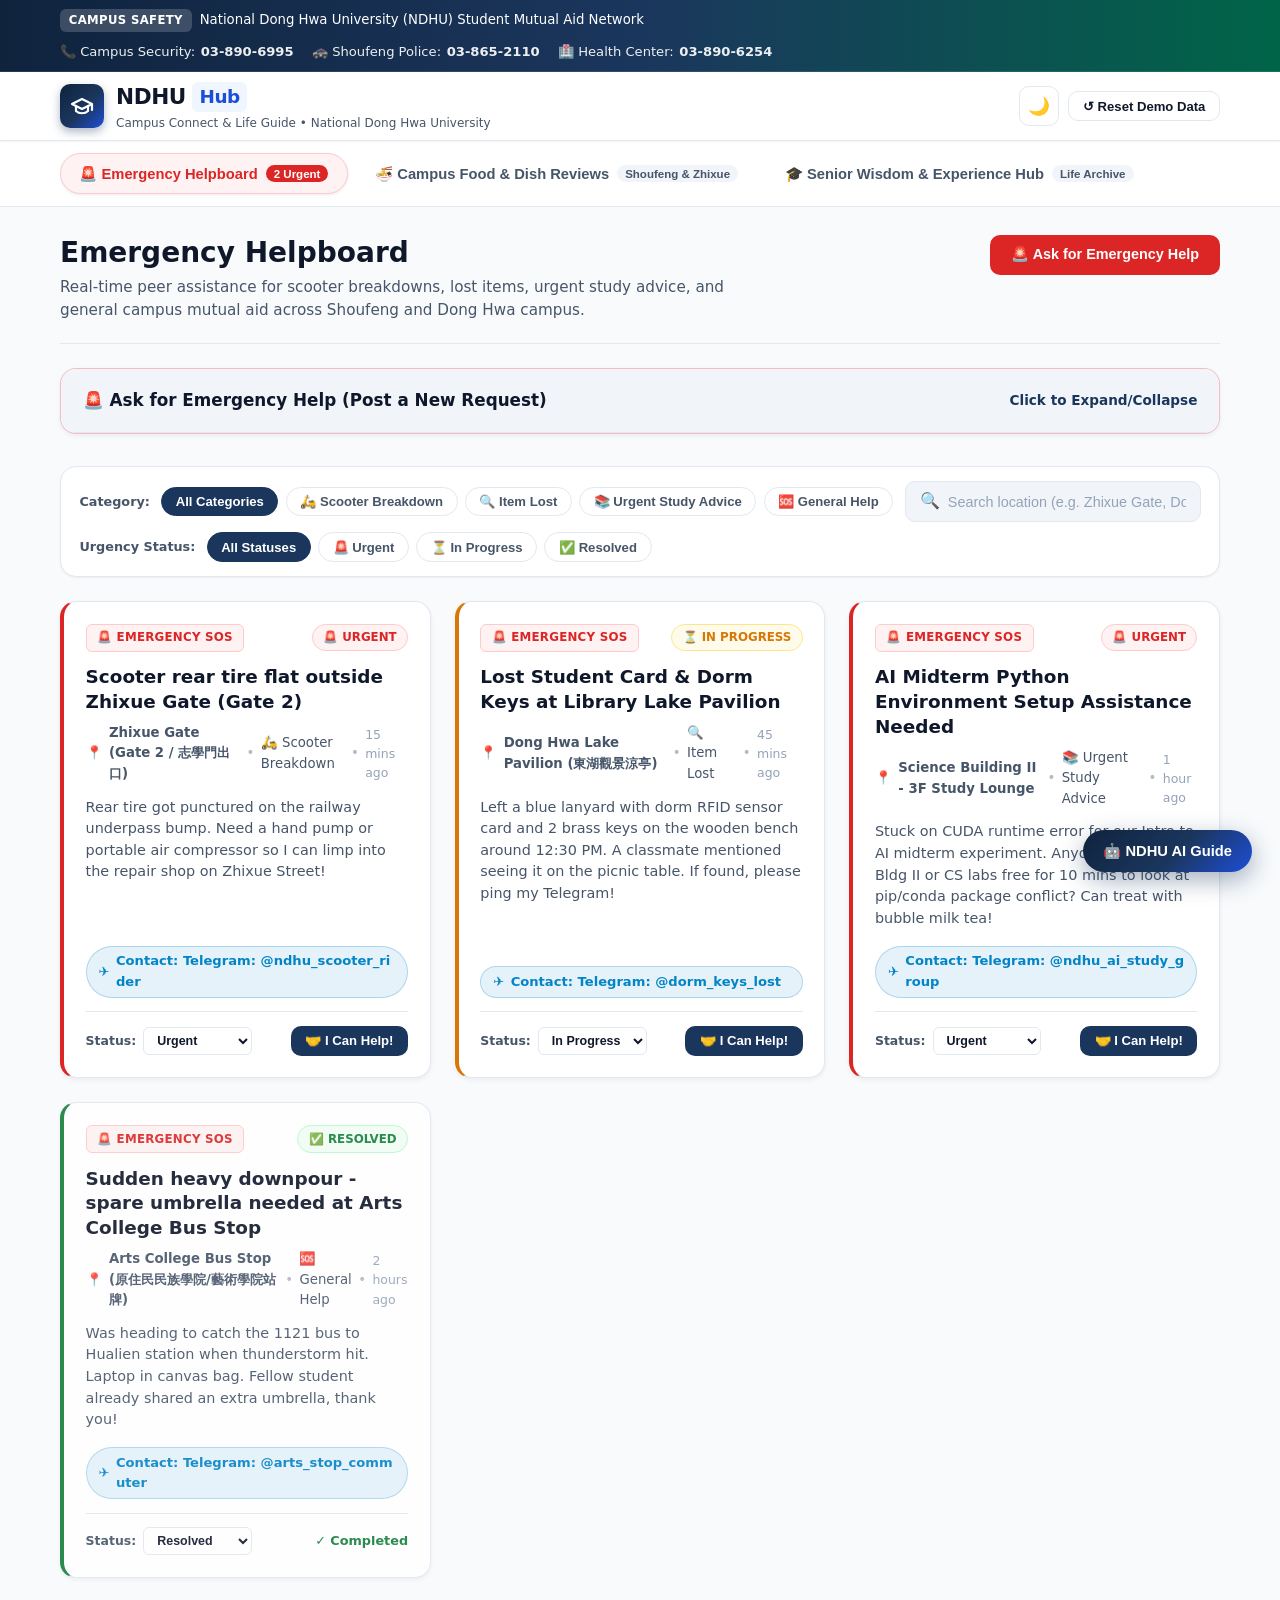
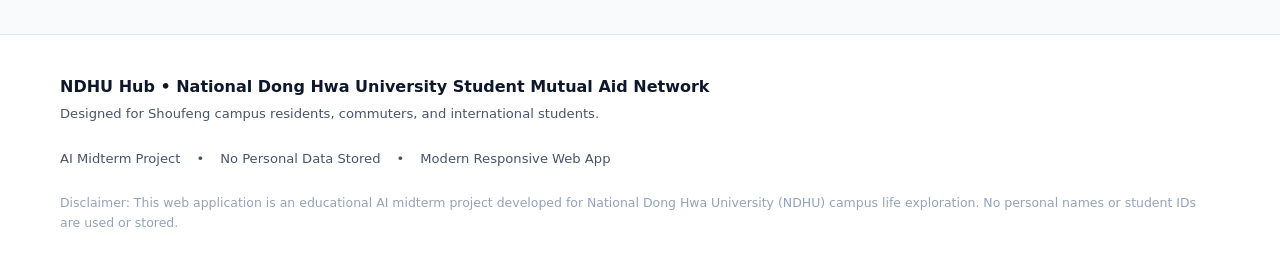
<file: index.html>
<!DOCTYPE html>
<html lang="en" data-theme="light">
<head>
  <meta charset="UTF-8">
  <meta name="viewport" content="width=device-width, initial-scale=1.0">
  <title>NDHU Hub - National Dong Hwa University Student Portal & Mutual Aid</title>
  <meta name="description" content="A comprehensive student web application for National Dong Hwa University featuring Emergency SOS mutual aid, Shoufeng food reviews, and senior wisdom archive.">
  <link rel="stylesheet" href="css/style.css">
  <link rel="preconnect" href="https://fonts.googleapis.com">
</head>
<body>

  <!-- Top Campus Emergency Notice & Quick Hotlines Bar -->
  <aside class="campus-notice-bar" aria-label="Campus Emergency Contacts">
    <div class="container notice-inner">
      <div class="notice-highlight">
        <span class="notice-tag">Campus Safety</span>
        <span>National Dong Hwa University (NDHU) Student Mutual Aid Network</span>
      </div>
      <div class="emergency-quick-contacts">
        <a href="tel:038906995" class="contact-pill" title="Campus 24hr Security Hotline">
          <span>📞 Campus Security:</span> <strong>03-890-6995</strong>
        </a>
        <a href="tel:038652110" class="contact-pill" title="Shoufeng Police Station">
          <span>🚓 Shoufeng Police:</span> <strong>03-865-2110</strong>
        </a>
        <a href="tel:038906254" class="contact-pill" title="Health Center Clinic">
          <span>🏥 Health Center:</span> <strong>03-890-6254</strong>
        </a>
      </div>
    </div>
  </aside>

  <!-- Main Navigation Header -->
  <header class="app-header">
    <div class="container header-inner">
      <a class="brand-link" onclick="App.switchTab('sos')">
        <div class="brand-badge-icon" aria-hidden="true" title="National Dong Hwa University">
          <svg width="24" height="24" viewBox="0 0 24 24" fill="none" stroke="currentColor" stroke-width="2.2" stroke-linecap="round" stroke-linejoin="round">
            <path d="M22 10v6M2 10l10-5 10 5-10 5z"/>
            <path d="M6 12v5c3 3 9 3 12 0v-5"/>
          </svg>
        </div>
        <div class="brand-info">
          <div class="brand-title">NDHU <span class="hub-tag">Hub</span></div>
          <div class="brand-subtitle">Campus Connect & Life Guide • National Dong Hwa University</div>
        </div>
      </a>

      <div class="header-actions">
        <button id="theme-toggle-btn" class="btn-icon" title="Toggle Dark/Light Mode" aria-label="Toggle Theme">
          🌙
        </button>
        <button id="btn-reset-demo-data" class="btn btn-sm btn-outline" title="Reset to initial sample data">
          ↺ Reset Demo Data
        </button>
      </div>
    </div>
  </header>

  <!-- Clean Tabs Bar -->
  <nav class="nav-tabs-wrapper" aria-label="Primary Features Navigation">
    <div class="container">
      <div class="nav-tabs" role="tablist">
        <!-- Feature 1: Emergency Helpboard -->
        <button class="nav-tab-btn tab-sos active" data-tab="sos" role="tab" aria-selected="true" id="tab-btn-sos">
          <span>🚨 Emergency Helpboard</span>
          <span class="badge-count badge-sos-live" id="sos-active-count">Active</span>
        </button>

        <!-- Feature 2: Campus Food & Dish Reviews -->
        <button class="nav-tab-btn" data-tab="food" role="tab" aria-selected="false" id="tab-btn-food">
          <span>🍜 Campus Food & Dish Reviews</span>
          <span class="badge-count">Shoufeng & Zhixue</span>
        </button>

        <!-- Feature 3: Senior Wisdom & Experience Hub -->
        <button class="nav-tab-btn" data-tab="wisdom" role="tab" aria-selected="false" id="tab-btn-wisdom">
          <span>🎓 Senior Wisdom & Experience Hub</span>
          <span class="badge-count">Life Archive</span>
        </button>
      </div>
    </div>
  </nav>

  <!-- Main Views Container -->
  <main class="main-content">
    <div class="container">

      <!-- =========================================================================
           FEATURE 1: Emergency Helpboard
           ========================================================================= -->
      <section id="tab-pane-sos" class="tab-pane active" role="tabpanel" aria-labelledby="tab-btn-sos">
        <div class="view-header">
          <div class="view-header-content">
            <h1>Emergency Helpboard</h1>
            <p>Real-time peer assistance for scooter breakdowns, lost items, urgent study advice, and general campus mutual aid across Shoufeng and Dong Hwa campus.</p>
          </div>
          <div class="view-header-actions">
            <button id="btn-toggle-sos-form" class="btn btn-danger">
              🚨 Ask for Emergency Help
            </button>
          </div>
        </div>

        <!-- Interactive Submission Form: Ask for Emergency Help -->
        <div id="sos-interactive-form-card" class="interactive-form-card highlight-border">
          <div class="interactive-form-header" id="sos-form-header" onclick="document.getElementById('btn-toggle-sos-form').click()">
            <h3>🚨 Ask for Emergency Help (Post a New Request)</h3>
            <span style="font-size: 0.85rem; color: var(--primary); font-weight: 600;">Click to Expand/Collapse</span>
          </div>
          <div id="sos-form-body" class="interactive-form-body collapsed">
            <form id="form-ask-emergency">
              <div style="display: grid; grid-template-columns: 1fr 1fr; gap: 1rem;">
                <!-- Category Field -->
                <div class="form-group">
                  <label class="form-label" for="sos-category">Category <span class="required">*</span></label>
                  <select id="sos-category" name="category" class="form-select" required>
                    <option value="Scooter Breakdown">🛵 Scooter Breakdown (機車拋錨/爆胎)</option>
                    <option value="Item Lost">🔍 Item Lost (遺失物協尋)</option>
                    <option value="Urgent Study Advice">📚 Urgent Study Advice (緊急課業/考試求助)</option>
                    <option value="General Help">🆘 General Help (一般生活協助)</option>
                  </select>
                </div>

                <!-- Location near NDHU Field -->
                <div class="form-group">
                  <label class="form-label" for="sos-location">Location near NDHU <span class="required">*</span></label>
                  <input type="text" id="sos-location" name="location" class="form-input" placeholder="e.g. Zhixue Gate, Dorm 1 courtyard, Library Lake, Gym" required>
                </div>
              </div>

              <!-- Contact Info / Telegram handle Field -->
              <div class="form-group">
                <label class="form-label" for="sos-contactInfo">Contact Info / Telegram handle <span class="required">*</span></label>
                <input type="text" id="sos-contactInfo" name="contactInfo" class="form-input" placeholder="e.g. Telegram: @username or Phone/Line ID" required>
                <p class="form-help">Fellow students will use this handle to contact you immediately for mutual aid.</p>
              </div>

              <!-- Optional Title Field -->
              <div class="form-group">
                <label class="form-label" for="sos-title">Request Summary (Title)</label>
                <input type="text" id="sos-title" name="title" class="form-input" placeholder="e.g. Rear tire puncture near Gate 2 bicycle rack">
              </div>

              <!-- Description Field -->
              <div class="form-group">
                <label class="form-label" for="sos-description">Details & Help Needed <span class="required">*</span></label>
                <textarea id="sos-description" name="description" class="form-textarea" rows="3" placeholder="Describe the issue, what tools you need (hand pump, jumper cables, umbrella), and how fellow students can identify you..." required></textarea>
              </div>

              <div style="display: flex; justify-content: flex-end; gap: 0.75rem; margin-top: 1rem;">
                <button type="button" class="btn btn-outline" onclick="document.getElementById('btn-toggle-sos-form').click()">Cancel</button>
                <button type="submit" class="btn btn-danger">🚨 Submit Emergency Help Request</button>
              </div>
            </form>
          </div>
        </div>

        <!-- Filter & Search Controls -->
        <div class="controls-bar">
          <div style="display: flex; flex-direction: column; gap: 0.65rem; width: 100%;">
            <!-- Category Filter Pills -->
            <div style="display: flex; align-items: center; justify-content: space-between; flex-wrap: wrap; gap: 0.75rem;">
              <div class="filter-pills" id="sos-category-filters" role="group" aria-label="Filter by Category">
                <span style="font-size: 0.8rem; font-weight: 700; color: var(--text-muted); margin-right: 0.25rem;">Category:</span>
                <button class="pill-filter active" data-category="All">All Categories</button>
                <button class="pill-filter" data-category="Scooter Breakdown">🛵 Scooter Breakdown</button>
                <button class="pill-filter" data-category="Item Lost">🔍 Item Lost</button>
                <button class="pill-filter" data-category="Urgent Study Advice">📚 Urgent Study Advice</button>
                <button class="pill-filter" data-category="General Help">🆘 General Help</button>
              </div>

              <!-- Search Bar -->
              <div class="search-box">
                <span>🔍</span>
                <input type="text" id="sos-search-input" placeholder="Search location (e.g. Zhixue Gate, Dorm 2)..." aria-label="Search emergency requests">
              </div>
            </div>

            <!-- Urgency Filter Pills -->
            <div class="filter-pills" id="sos-urgency-filters" role="group" aria-label="Filter by Urgency Tag">
              <span style="font-size: 0.8rem; font-weight: 700; color: var(--text-muted); margin-right: 0.25rem;">Urgency Status:</span>
              <button class="pill-filter active" data-urgency="All">All Statuses</button>
              <button class="pill-filter" data-urgency="Urgent">🚨 Urgent</button>
              <button class="pill-filter" data-urgency="In Progress">⏳ In Progress</button>
              <button class="pill-filter" data-urgency="Resolved">✅ Resolved</button>
            </div>
          </div>
        </div>

        <!-- Dynamic List of Mock Emergency Cards -->
        <div id="sos-cards-grid" class="grid-cards">
          <!-- Populated dynamically by js/sos.js with Urgency tags -->
        </div>
      </section>

      <!-- =========================================================================
           FEATURE 2: Campus Food & Dish Reviews
           ========================================================================= -->
      <section id="tab-pane-food" class="tab-pane" role="tabpanel" aria-labelledby="tab-btn-food">
        <div class="view-header">
          <div class="view-header-content">
            <h1>Campus Food & Dish Reviews</h1>
            <p>Explore popular eateries near NDHU with filter tags (Near Main Gate, Zhixue Street, Shoufeng Town), student ratings, and specific recommended dishes.</p>
          </div>
          <div class="view-header-actions">
            <button id="btn-food-roulette" class="btn btn-outline">
              🎲 What to Eat Today? (Random Pick)
            </button>
            <button id="btn-toggle-food-form" class="btn btn-primary">
              🍱 Add Restaurant Review
            </button>
          </div>
        </div>

        <!-- Review Submission Form -->
        <div id="food-interactive-form-card" class="interactive-form-card">
          <div class="interactive-form-header" id="food-form-header" onclick="document.getElementById('btn-toggle-food-form').click()">
            <h3>🍱 Submit a Restaurant & Dish Review</h3>
            <span style="font-size: 0.85rem; color: var(--primary); font-weight: 600;">Click to Expand/Collapse</span>
          </div>
          <div id="food-form-body" class="interactive-form-body collapsed">
            <form id="form-submit-food-review">
              <div style="display: grid; grid-template-columns: 2fr 1fr; gap: 1rem;">
                <!-- Restaurant Name Field -->
                <div class="form-group">
                  <label class="form-label" for="food-restaurant-name">Restaurant Name <span class="required">*</span></label>
                  <input type="text" id="food-restaurant-name" name="restaurantName" class="form-input" placeholder="e.g. 志學美味炒飯 (Zhixue Delicious Fried Rice)" required>
                </div>

                <!-- Filter Tag / Location Field -->
                <div class="form-group">
                  <label class="form-label" for="food-filter-tag">Location Area Tag <span class="required">*</span></label>
                  <select id="food-filter-tag" name="filterTag" class="form-select" required>
                    <option value="Zhixue Street">Zhixue Street (志學街)</option>
                    <option value="Near Main Gate">Near Main Gate (大學路/校內學餐)</option>
                    <option value="Shoufeng Town">Shoufeng Town (壽豐火車站/市區)</option>
                  </select>
                </div>
              </div>

              <div style="display: grid; grid-template-columns: 1fr 1fr; gap: 1rem;">
                <!-- Recommended Dish Field -->
                <div class="form-group">
                  <label class="form-label" for="food-recommended-dish">Recommended Dish <span class="required">*</span></label>
                  <input type="text" id="food-recommended-dish" name="recommendedDish" class="form-input" placeholder="e.g. Shredded Pork Fried Rice with extra garlic and chili" required>
                </div>

                <!-- Price Range Field -->
                <div class="form-group">
                  <label class="form-label" for="food-price-range">Price Range</label>
                  <input type="text" id="food-price-range" name="priceRange" class="form-input" placeholder="e.g. $ (NT$ 65 - 100)">
                </div>
              </div>

              <!-- Rating (1-5 stars) Field -->
              <div class="form-group">
                <label class="form-label">Rating (1-5 stars) <span class="required">*</span></label>
                <div style="display: flex; align-items: center; gap: 1rem;">
                  <div class="star-rating-selector" id="star-selector" role="radiogroup" aria-label="Select star rating">
                    <button type="button" class="star-btn active" data-value="1" aria-label="1 star">★</button>
                    <button type="button" class="star-btn active" data-value="2" aria-label="2 stars">★</button>
                    <button type="button" class="star-btn active" data-value="3" aria-label="3 stars">★</button>
                    <button type="button" class="star-btn active" data-value="4" aria-label="4 stars">★</button>
                    <button type="button" class="star-btn active" data-value="5" aria-label="5 stars">★</button>
                  </div>
                  <input type="hidden" id="food-rating-value" name="rating" value="5">
                  <span id="star-rating-text" style="font-weight: 700; color: #f59e0b; font-size: 0.95rem;">5 Stars</span>
                </div>
              </div>

              <!-- Student Review Field -->
              <div class="form-group">
                <label class="form-label" for="food-student-review">Student Review <span class="required">*</span></label>
                <textarea id="food-student-review" name="studentReview" class="form-textarea" rows="3" placeholder="Share your experience: portion size, flavors, student discount, wait time..." required></textarea>
              </div>

              <div style="display: flex; justify-content: flex-end; gap: 0.75rem; margin-top: 1rem;">
                <button type="button" class="btn btn-outline" onclick="document.getElementById('btn-toggle-food-form').click()">Cancel</button>
                <button type="submit" class="btn btn-primary">🍱 Publish Restaurant Review</button>
              </div>
            </form>
          </div>
        </div>

        <!-- Filter Tags & Search Controls -->
        <div class="controls-bar">
          <div class="filter-pills" id="food-filter-tags" role="group" aria-label="Filter eateries by location tag">
            <span style="font-size: 0.8rem; font-weight: 700; color: var(--text-muted); margin-right: 0.25rem;">Location Filter:</span>
            <button class="pill-filter active" data-tag="All">All Locations</button>
            <button class="pill-filter" data-tag="Near Main Gate">🏫 Near Main Gate</button>
            <button class="pill-filter" data-tag="Zhixue Street">🍜 Zhixue Street</button>
            <button class="pill-filter" data-tag="Shoufeng Town">🍧 Shoufeng Town</button>
          </div>

          <div class="search-box">
            <span>🔍</span>
            <input type="text" id="food-search-input" placeholder="Search dishes, eateries, or reviews..." aria-label="Search food reviews">
          </div>
        </div>

        <!-- Food Directory Cards Grid -->
        <div id="food-cards-grid" class="grid-cards">
          <!-- Populated dynamically with 3 pre-populated realistic reviews by js/food.js -->
        </div>
      </section>

      <!-- =========================================================================
           FEATURE 3: Senior Wisdom & Experience Hub
           ========================================================================= -->
      <section id="tab-pane-wisdom" class="tab-pane" role="tabpanel" aria-labelledby="tab-btn-wisdom">
        <div class="view-header">
          <div class="view-header-content">
            <h1>Senior Wisdom & Experience Hub</h1>
            <p>An advice and survival archive categorized by topics (General Life, Dorm Tips, Recommended Electives, Club Life) written by upperclassmen.</p>
          </div>
          <div class="view-header-actions">
            <button id="btn-filter-bookmarked" class="btn btn-outline" title="Show only bookmarked wisdom">
              🔖 Saved Bookmarks
            </button>
            <button id="btn-toggle-wisdom-form" class="btn btn-primary">
              🎓 Share Senior Advice
            </button>
          </div>
        </div>

        <!-- Interactive Advice Submission Form -->
        <div id="wisdom-interactive-form-card" class="interactive-form-card">
          <div class="interactive-form-header" id="wisdom-form-header" onclick="document.getElementById('btn-toggle-wisdom-form').click()">
            <h3>🎓 Post Senior Advice or Campus Experience</h3>
            <span style="font-size: 0.85rem; color: var(--primary); font-weight: 600;">Click to Expand/Collapse</span>
          </div>
          <div id="wisdom-form-body" class="interactive-form-body collapsed">
            <form id="form-submit-senior-wisdom">
              <div style="display: grid; grid-template-columns: 2fr 1fr; gap: 1rem;">
                <div class="form-group">
                  <label class="form-label" for="wisdom-post-title">Advice Title <span class="required">*</span></label>
                  <input type="text" id="wisdom-post-title" name="title" class="form-input" placeholder="e.g. Best general education electives & how to get add-codes" required>
                </div>

                <div class="form-group">
                  <label class="form-label" for="wisdom-topic">Topic Category <span class="required">*</span></label>
                  <select id="wisdom-topic" name="topic" class="form-select" required>
                    <option value="General Life">🌿 General Life (生活體驗/花蓮生存)</option>
                    <option value="Dorm Tips">🏠 Dorm Tips (宿舍防潮/生活技巧)</option>
                    <option value="Recommended Electives">🎓 Recommended Electives (推薦選課/加簽)</option>
                    <option value="Club Life">🎭 Club Life (社團生活/活動經驗)</option>
                  </select>
                </div>
              </div>

              <div class="form-group">
                <label class="form-label" for="wisdom-author-role">Upperclassman Role / Mentor Title</label>
                <input type="text" id="wisdom-author-role" name="authorRole" class="form-input" placeholder="e.g. Senior CS Major, Dorm Resident Mentor, Campus Safety Ambassador">
              </div>

              <div class="form-group">
                <label class="form-label" for="wisdom-summary">Brief Summary (Key Takeaway) <span class="required">*</span></label>
                <input type="text" id="wisdom-summary" name="summary" class="form-input" placeholder="One sentence summarizing your core insight..." required>
              </div>

              <div class="form-group">
                <label class="form-label" for="wisdom-content">Detailed Advice & Practical Steps <span class="required">*</span></label>
                <textarea id="wisdom-content" name="content" class="form-textarea" rows="5" placeholder="Share your step-by-step guidance, recommendations, or common pitfalls to avoid..." required></textarea>
              </div>

              <div style="display: flex; justify-content: flex-end; gap: 0.75rem; margin-top: 1rem;">
                <button type="button" class="btn btn-outline" onclick="document.getElementById('btn-toggle-wisdom-form').click()">Cancel</button>
                <button type="submit" class="btn btn-primary">🎓 Publish to Archive</button>
              </div>
            </form>
          </div>
        </div>

        <!-- Filter & Search Controls -->
        <div class="controls-bar">
          <!-- Topic Filter Pills -->
          <div class="filter-pills" id="wisdom-topic-filters" role="group" aria-label="Filter wisdom by topic">
            <span style="font-size: 0.8rem; font-weight: 700; color: var(--text-muted); margin-right: 0.25rem;">Topics:</span>
            <button class="pill-filter active" data-topic="All">All Topics</button>
            <button class="pill-filter" data-topic="General Life">🌿 General Life</button>
            <button class="pill-filter" data-topic="Dorm Tips">🏠 Dorm Tips</button>
            <button class="pill-filter" data-topic="Recommended Electives">🎓 Recommended Electives</button>
            <button class="pill-filter" data-topic="Club Life">🎭 Club Life</button>
          </div>

          <!-- Search Bar to filter senior advice posts -->
          <div class="search-box">
            <span>🔍</span>
            <input type="text" id="wisdom-search-input" placeholder="Search advice by keyword or topic..." aria-label="Search senior advice posts">
          </div>
        </div>

        <!-- Senior Wisdom Cards Grid -->
        <div id="wisdom-cards-grid" class="grid-cards">
          <!-- Populated dynamically with 3 pre-populated helpful advice posts by js/wisdom.js -->
        </div>
      </section>

    </div>
  </main>

  <!-- =========================================================================
       MODALS
       ========================================================================= -->

  <!-- Modal: View Senior Wisdom Full Guide -->
  <div id="modal-view-wisdom" class="modal-overlay" role="dialog" aria-modal="true" aria-labelledby="wisdom-modal-title">
    <div class="modal-window" style="max-width: 680px;">
      <div class="modal-header">
        <h2 id="wisdom-modal-title" class="modal-title">Campus Guide</h2>
        <button class="modal-close-btn" aria-label="Close modal">&times;</button>
      </div>
      <div id="wisdom-modal-content" class="modal-body">
        <!-- Rendered by js/wisdom.js -->
      </div>
      <div class="modal-footer">
        <button type="button" class="btn btn-outline btn-modal-cancel">Close</button>
      </div>
    </div>
  </div>

  <!-- Modal: Food Roulette Random Picker -->
  <div id="modal-food-roulette" class="modal-overlay" role="dialog" aria-modal="true" aria-labelledby="modal-roulette-title">
    <div class="modal-window">
      <div class="modal-header">
        <h2 id="modal-roulette-title" class="modal-title">🎲 What to Eat Today? (今天吃什麼)</h2>
        <button class="modal-close-btn" aria-label="Close modal">&times;</button>
      </div>
      <div class="modal-body roulette-container">
        <p style="color: var(--text-muted); font-size: 0.92rem;">
          Stuck on where to eat near NDHU? Let the Food Roulette randomly pick from student favorites!
        </p>
        <div id="roulette-result-display" class="roulette-display">
          <!-- Filled dynamically by js/food.js -->
        </div>
        <button id="btn-spin-again" class="btn btn-primary" onclick="FoodController.spinRoulette()">
          🎲 Spin Again!
        </button>
      </div>
      <div class="modal-footer">
        <button type="button" class="btn btn-outline btn-modal-cancel">Close</button>
      </div>
    </div>
  </div>

  <!-- =========================================================================
       AI CAMPUS ASSISTANT (Interactive Floating Bot)
       ========================================================================= -->
  <button id="ai-assistant-toggle" class="ai-assistant-toggle" aria-label="Open NDHU AI Campus Assistant">
    <span>🤖 NDHU AI Guide</span>
  </button>

  <div id="ai-assistant-panel" class="ai-assistant-panel" role="region" aria-label="NDHU AI Chat Assistant">
    <div class="ai-panel-header">
      <div style="display: flex; align-items: center; gap: 0.5rem;">
        <span style="font-size: 1.25rem;">🤖</span>
        <div>
          <strong style="display: block; font-size: 0.95rem;">NDHU Smart Campus Bot</strong>
          <span style="font-size: 0.72rem; opacity: 0.9;">AI Midterm Campus Knowledge Base</span>
        </div>
      </div>
      <button id="ai-panel-close" class="modal-close-btn" style="color: #fff;" aria-label="Close Assistant">&times;</button>
    </div>

    <div id="ai-chat-messages" class="ai-chat-messages">
      <div class="chat-bubble bot">
        👋 Hello! I am your <strong>NDHU AI Campus Assistant</strong>. Ask me anything about scooter breakdown mutual help, Zhixue street eateries, recommended electives, or dorm moisture solutions!
      </div>
    </div>

    <div class="quick-prompts">
      <button class="quick-prompt-btn">🛵 Scooter flat tire help</button>
      <button class="quick-prompt-btn">🍜 Recommend supper spot</button>
      <button class="quick-prompt-btn">🦟 How to stop biting midges</button>
      <button class="quick-prompt-btn">🎓 Add/drop course advice</button>
    </div>

    <div class="ai-input-bar">
      <input type="text" id="ai-user-input" placeholder="Ask about campus life, eateries, SOS..." aria-label="Ask AI Assistant">
      <button id="ai-send-btn" class="btn btn-sm btn-primary">Send</button>
    </div>
  </div>

  <!-- =========================================================================
       APPLICATION FOOTER
       ========================================================================= -->
  <footer class="app-footer">
    <div class="container">
      <div class="footer-content">
        <div>
          <strong style="font-size: 1rem; color: var(--text-main); display: block; margin-bottom: 0.25rem;">
            NDHU Hub • National Dong Hwa University Student Mutual Aid Network
          </strong>
          <span style="font-size: 0.82rem;">Designed for Shoufeng campus residents, commuters, and international students.</span>
        </div>
        <div style="display: flex; gap: 1rem; font-size: 0.82rem;">
          <span>AI Midterm Project</span>
          <span>•</span>
          <span>No Personal Data Stored</span>
          <span>•</span>
          <span>Modern Responsive Web App</span>
        </div>
      </div>
      <p class="footer-disclaimer">
        Disclaimer: This web application is an educational AI midterm project developed for National Dong Hwa University (NDHU) campus life exploration. No personal names or student IDs are used or stored.
      </p>
    </div>
  </footer>

  <!-- Scripts -->
  <script src="js/data.js"></script>
  <script src="js/sos.js"></script>
  <script src="js/food.js"></script>
  <script src="js/wisdom.js"></script>
  <script src="js/ai-assistant.js"></script>
  <script src="js/app.js"></script>

</body>
</html>
</file>
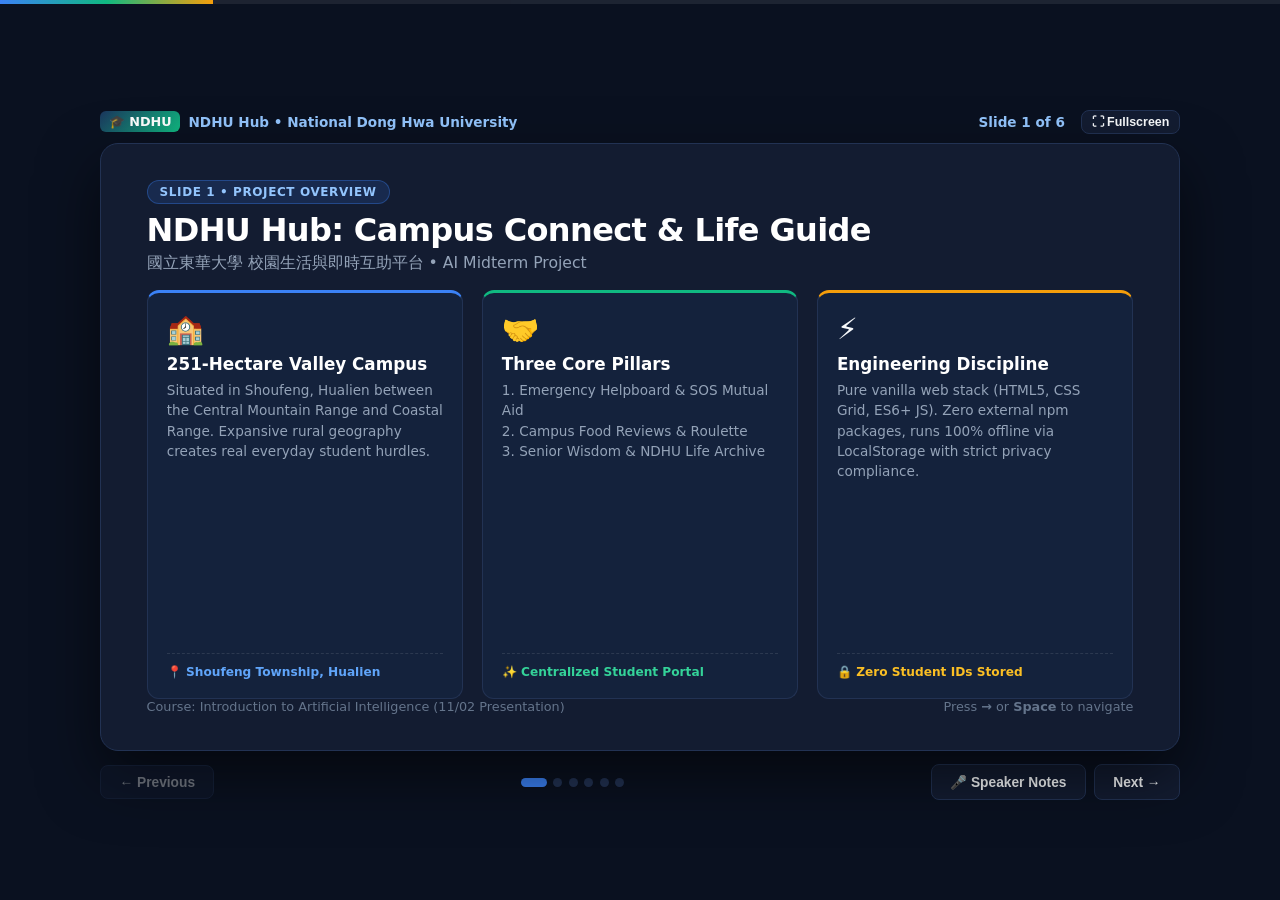
<file: slides.html>
<!DOCTYPE html>
<html lang="en">
<head>
  <meta charset="UTF-8">
  <meta name="viewport" content="width=device-width, initial-scale=1.0">
  <title>NDHU Hub Presentation - National Dong Hwa University</title>
  <style>
    :root {
      --primary: #1b365d;
      --primary-dark: #0a1120;
      --primary-card: #131c31;
      --border: #223253;
      --border-highlight: #3b82f6;
      
      --accent-blue: #3b82f6;
      --accent-emerald: #10b981;
      --accent-coral: #ef4444;
      --accent-amber: #f59e0b;
      --accent-purple: #8b5cf6;

      --text: #f8fafc;
      --text-muted: #94a3b8;
      --text-dim: #64748b;
    }

    * {
      box-sizing: border-box;
      margin: 0;
      padding: 0;
    }

    body {
      font-family: system-ui, -apple-system, BlinkMacSystemFont, 'Segoe UI', Roboto, sans-serif;
      background: var(--primary-dark);
      color: var(--text);
      min-height: 100vh;
      display: flex;
      flex-direction: column;
      align-items: center;
      justify-content: center;
      padding: 1rem;
      overflow-x: hidden;
      user-select: none;
    }

    /* Top Progress Bar */
    .progress-bar-container {
      position: fixed;
      top: 0;
      left: 0;
      width: 100%;
      height: 4px;
      background: rgba(255, 255, 255, 0.08);
      z-index: 100;
    }

    .progress-bar {
      height: 100%;
      background: linear-gradient(90deg, #3b82f6, #10b981, #f59e0b);
      width: 16.66%;
      transition: width 0.3s ease;
    }

    /* Deck Header */
    .deck-header {
      width: 100%;
      max-width: 1080px;
      display: flex;
      justify-content: space-between;
      align-items: center;
      padding: 0.6rem 0;
      font-size: 0.85rem;
      color: var(--text-muted);
    }

    .deck-brand {
      display: flex;
      align-items: center;
      gap: 0.5rem;
      font-weight: 700;
      color: #93c5fd;
    }

    .deck-brand-badge {
      background: linear-gradient(135deg, #1b365d, #10b981);
      color: white;
      padding: 0.2rem 0.55rem;
      border-radius: 6px;
      font-size: 0.8rem;
      font-weight: 800;
    }

    .deck-meta {
      display: flex;
      align-items: center;
      gap: 1rem;
    }

    /* Slide Stage */
    .slide-stage {
      width: 100%;
      max-width: 1080px;
      aspect-ratio: 16 / 9;
      min-height: 560px;
      background: var(--primary-card);
      border: 1px solid var(--border);
      border-radius: 18px;
      box-shadow: 0 25px 60px rgba(0, 0, 0, 0.55);
      position: relative;
      overflow: hidden;
      display: flex;
      flex-direction: column;
    }

    .slide {
      position: absolute;
      inset: 0;
      padding: 2.25rem 2.85rem;
      display: none;
      flex-direction: column;
      justify-content: space-between;
      opacity: 0;
      transform: translateX(35px);
      transition: all 0.3s cubic-bezier(0.16, 1, 0.3, 1);
    }

    .slide.active {
      display: flex;
      opacity: 1;
      transform: translateX(0);
    }

    /* Typography */
    .slide-badge {
      display: inline-flex;
      align-items: center;
      gap: 0.4rem;
      padding: 0.25rem 0.75rem;
      border-radius: 9999px;
      font-size: 0.75rem;
      font-weight: 700;
      letter-spacing: 0.05em;
      text-transform: uppercase;
      background: rgba(59, 130, 246, 0.15);
      color: #93c5fd;
      border: 1px solid rgba(59, 130, 246, 0.35);
      width: fit-content;
      margin-bottom: 0.4rem;
    }

    .slide-title {
      font-size: 2rem;
      font-weight: 800;
      letter-spacing: -0.02em;
      line-height: 1.2;
      color: #ffffff;
      margin-bottom: 0.25rem;
    }

    .slide-subtitle {
      font-size: 0.98rem;
      color: var(--text-muted);
      margin-bottom: 1rem;
    }

    /* Grid Layouts */
    .grid-3 {
      display: grid;
      grid-template-columns: repeat(3, 1fr);
      gap: 1.15rem;
      flex: 1;
      align-items: stretch;
    }

    .grid-2 {
      display: grid;
      grid-template-columns: 1fr 1fr;
      gap: 1.25rem;
      flex: 1;
      align-items: stretch;
    }

    .card {
      background: rgba(27, 54, 93, 0.25);
      border: 1px solid var(--border);
      border-radius: 12px;
      padding: 1.2rem;
      display: flex;
      flex-direction: column;
      transition: all 0.2s ease;
    }

    .card:hover {
      border-color: rgba(96, 165, 250, 0.5);
      transform: translateY(-2px);
    }

    .card-icon {
      font-size: 1.85rem;
      margin-bottom: 0.5rem;
    }

    .card-title {
      font-size: 1.05rem;
      font-weight: 700;
      margin-bottom: 0.35rem;
      color: #ffffff;
    }

    .card-text {
      font-size: 0.85rem;
      color: var(--text-muted);
      line-height: 1.5;
    }

    .card-highlight {
      margin-top: auto;
      padding-top: 0.65rem;
      font-size: 0.76rem;
      font-weight: 700;
      border-top: 1px dashed rgba(255, 255, 255, 0.1);
    }

    /* Interactive Simulation Widgets */
    .interactive-simulator {
      background: rgba(11, 17, 32, 0.7);
      border: 1px solid var(--border);
      border-radius: 12px;
      padding: 1rem;
      display: flex;
      flex-direction: column;
      height: 100%;
    }

    .sim-header {
      font-size: 0.82rem;
      font-weight: 700;
      text-transform: uppercase;
      letter-spacing: 0.04em;
      color: #93c5fd;
      display: flex;
      align-items: center;
      justify-content: space-between;
      margin-bottom: 0.75rem;
      padding-bottom: 0.5rem;
      border-bottom: 1px solid var(--border);
    }

    .sim-live-badge {
      display: inline-flex;
      align-items: center;
      gap: 0.3rem;
      font-size: 0.7rem;
      color: #ef4444;
      animation: pulse-dot 1.5s infinite;
    }

    @keyframes pulse-dot {
      0%, 100% { opacity: 1; }
      50% { opacity: 0.4; }
    }

    /* Live Interactive SOS Card inside Slide 3 */
    .live-sos-card {
      background: var(--primary-card);
      border: 1px solid var(--border);
      border-left: 4px solid #ef4444;
      border-radius: 8px;
      padding: 0.9rem;
      margin-bottom: 0.75rem;
      transition: all 0.3s ease;
    }

    .live-sos-card.status-helping {
      border-left-color: #f59e0b;
      background: rgba(245, 158, 11, 0.08);
    }

    .status-pill {
      font-size: 0.72rem;
      font-weight: 800;
      padding: 0.2rem 0.55rem;
      border-radius: 9999px;
      text-transform: uppercase;
      display: inline-block;
    }

    .status-urgent-pill {
      background: rgba(239, 68, 68, 0.2);
      color: #ef4444;
      border: 1px solid rgba(239, 68, 68, 0.4);
    }

    .status-helping-pill {
      background: rgba(245, 158, 11, 0.2);
      color: #f59e0b;
      border: 1px solid rgba(245, 158, 11, 0.4);
    }

    /* Interactive Food Roulette inside Slide 4 */
    .roulette-box {
      background: rgba(15, 23, 42, 0.85);
      border: 2px dashed #3b82f6;
      border-radius: 12px;
      padding: 1.25rem;
      text-align: center;
      display: flex;
      flex-direction: column;
      align-items: center;
      justify-content: center;
      flex: 1;
    }

    .roulette-dish-title {
      font-size: 1.25rem;
      font-weight: 800;
      color: #f59e0b;
      margin: 0.4rem 0 0.2rem;
    }

    .roulette-sub {
      font-size: 0.8rem;
      color: var(--text-muted);
    }

    /* Interactive AI Chat inside Slide 5 */
    .ai-chat-window {
      background: rgba(11, 17, 32, 0.85);
      border: 1px solid var(--border);
      border-radius: 12px;
      display: flex;
      flex-direction: column;
      height: 100%;
      overflow: hidden;
    }

    .ai-chat-messages {
      flex: 1;
      overflow-y: auto;
      padding: 0.85rem;
      display: flex;
      flex-direction: column;
      gap: 0.65rem;
    }

    .bubble {
      max-width: 88%;
      padding: 0.6rem 0.85rem;
      border-radius: 8px;
      font-size: 0.82rem;
      line-height: 1.45;
    }

    .bubble-bot {
      align-self: flex-start;
      background: rgba(30, 41, 59, 0.9);
      color: #f1f5f9;
      border-left: 3px solid #3b82f6;
    }

    .bubble-user {
      align-self: flex-end;
      background: #1b365d;
      color: #ffffff;
      border: 1px solid rgba(96, 165, 250, 0.3);
    }

    .ai-quick-prompts {
      display: flex;
      gap: 0.35rem;
      padding: 0.45rem 0.75rem;
      background: rgba(15, 23, 42, 0.95);
      border-top: 1px solid var(--border);
      overflow-x: auto;
    }

    .quick-chip {
      background: rgba(255, 255, 255, 0.06);
      border: 1px solid var(--border);
      color: var(--text-muted);
      font-size: 0.72rem;
      padding: 0.25rem 0.55rem;
      border-radius: 9999px;
      cursor: pointer;
      white-space: nowrap;
      transition: all 0.2s;
    }

    .quick-chip:hover {
      background: rgba(59, 130, 246, 0.2);
      color: #93c5fd;
      border-color: #3b82f6;
    }

    .ai-chat-input-bar {
      display: flex;
      gap: 0.4rem;
      padding: 0.5rem 0.75rem;
      background: rgba(15, 23, 42, 0.95);
      border-top: 1px solid var(--border);
    }

    .ai-chat-input-bar input {
      flex: 1;
      background: rgba(30, 41, 59, 0.8);
      border: 1px solid var(--border);
      color: white;
      padding: 0.4rem 0.65rem;
      border-radius: 6px;
      font-size: 0.82rem;
      outline: none;
    }

    /* Buttons */
    .btn {
      display: inline-flex;
      align-items: center;
      justify-content: center;
      gap: 0.4rem;
      padding: 0.5rem 1rem;
      border-radius: 8px;
      font-size: 0.84rem;
      font-weight: 700;
      cursor: pointer;
      border: 1px solid transparent;
      transition: all 0.2s ease;
      white-space: nowrap;
    }

    .btn-primary {
      background: #1d4ed8;
      color: white;
    }

    .btn-primary:hover {
      background: #2563eb;
      transform: translateY(-1px);
    }

    .btn-danger {
      background: #ef4444;
      color: white;
    }

    .btn-danger:hover {
      background: #dc2626;
    }

    .btn-amber {
      background: #f59e0b;
      color: #0f172a;
    }

    .btn-amber:hover {
      background: #d97706;
      color: white;
    }

    /* Slide Controls */
    .deck-controls {
      width: 100%;
      max-width: 1080px;
      display: flex;
      align-items: center;
      justify-content: space-between;
      margin-top: 0.85rem;
    }

    .btn-nav {
      background: var(--primary-card);
      border: 1px solid var(--border);
      color: var(--text);
      padding: 0.55rem 1.15rem;
      border-radius: 8px;
      font-size: 0.86rem;
      font-weight: 600;
      cursor: pointer;
      display: inline-flex;
      align-items: center;
      gap: 0.45rem;
      transition: all 0.2s;
    }

    .btn-nav:hover:not(:disabled) {
      background: #1b365d;
      border-color: #3b82f6;
    }

    .btn-nav:disabled {
      opacity: 0.35;
      cursor: not-allowed;
    }

    .slide-dots {
      display: flex;
      gap: 0.4rem;
    }

    .dot {
      width: 9px;
      height: 9px;
      border-radius: 50%;
      background: var(--border);
      cursor: pointer;
      transition: all 0.25s ease;
    }

    .dot.active {
      background: #3b82f6;
      width: 26px;
      border-radius: 9999px;
    }

    /* Speaker Notes Box */
    .notes-panel {
      width: 100%;
      max-width: 1080px;
      background: #0f172a;
      border: 1px solid var(--border);
      border-radius: 12px;
      margin-top: 0.85rem;
      padding: 0.9rem 1.2rem;
      display: none;
    }

    .notes-panel.open {
      display: block;
    }

    .notes-title {
      font-size: 0.78rem;
      font-weight: 700;
      text-transform: uppercase;
      color: #94a3b8;
      margin-bottom: 0.4rem;
      display: flex;
      align-items: center;
      gap: 0.4rem;
    }

    .notes-content {
      font-size: 0.9rem;
      line-height: 1.6;
      color: #e2e8f0;
      background: rgba(255, 255, 255, 0.03);
      padding: 0.75rem 1rem;
      border-left: 3px solid #3b82f6;
      border-radius: 4px;
    }

    /* Toast */
    .slide-toast {
      position: absolute;
      bottom: 1.5rem;
      left: 50%;
      transform: translateX(-50%) translateY(20px);
      background: #10b981;
      color: white;
      padding: 0.5rem 1.25rem;
      border-radius: 9999px;
      font-size: 0.82rem;
      font-weight: 700;
      box-shadow: 0 10px 25px rgba(0, 0, 0, 0.4);
      opacity: 0;
      pointer-events: none;
      transition: all 0.25s cubic-bezier(0.16, 1, 0.3, 1);
      z-index: 50;
    }

    .slide-toast.show {
      transform: translateX(-50%) translateY(0);
      opacity: 1;
    }
  </style>
</head>
<body>

  <!-- Top Progress Bar -->
  <div class="progress-bar-container">
    <div class="progress-bar" id="progress-bar"></div>
  </div>

  <!-- Header -->
  <div class="deck-header">
    <div class="deck-brand">
      <span class="deck-brand-badge">🎓 NDHU</span>
      <span>NDHU Hub • National Dong Hwa University</span>
    </div>
    <div class="deck-meta">
      <span id="slide-indicator" style="font-weight: 700; color: #93c5fd;">Slide 1 of 6</span>
      <button class="btn-nav" style="padding: 0.25rem 0.6rem; font-size: 0.78rem;" onclick="toggleFullScreen()">⛶ Fullscreen</button>
    </div>
  </div>

  <!-- Stage -->
  <main class="slide-stage" id="stage">
    
    <!-- =========================================================================
         SLIDE 1: Title & University Vision
         ========================================================================= -->
    <section class="slide active" id="slide-1">
      <div>
        <div class="slide-badge">Slide 1 • Project Overview</div>
        <h1 class="slide-title">NDHU Hub: Campus Connect & Life Guide</h1>
        <p class="slide-subtitle">國立東華大學 校園生活與即時互助平台 • AI Midterm Project</p>
      </div>

      <div class="grid-3">
        <div class="card" style="border-top: 3px solid #3b82f6;">
          <div class="card-icon">🏫</div>
          <h3 class="card-title">251-Hectare Valley Campus</h3>
          <p class="card-text">Situated in Shoufeng, Hualien between the Central Mountain Range and Coastal Range. Expansive rural geography creates real everyday student hurdles.</p>
          <div class="card-highlight" style="color: #60a5fa;">📍 Shoufeng Township, Hualien</div>
        </div>

        <div class="card" style="border-top: 3px solid #10b981;">
          <div class="card-icon">🤝</div>
          <h3 class="card-title">Three Core Pillars</h3>
          <p class="card-text">1. Emergency Helpboard & SOS Mutual Aid<br>2. Campus Food Reviews & Roulette<br>3. Senior Wisdom & NDHU Life Archive</p>
          <div class="card-highlight" style="color: #34d399;">✨ Centralized Student Portal</div>
        </div>

        <div class="card" style="border-top: 3px solid #f59e0b;">
          <div class="card-icon">⚡</div>
          <h3 class="card-title">Engineering Discipline</h3>
          <p class="card-text">Pure vanilla web stack (HTML5, CSS Grid, ES6+ JS). Zero external npm packages, runs 100% offline via LocalStorage with strict privacy compliance.</p>
          <div class="card-highlight" style="color: #fbbf24;">🔒 Zero Student IDs Stored</div>
        </div>
      </div>

      <div style="font-size: 0.8rem; color: var(--text-dim); display: flex; justify-content: space-between; align-items: center;">
        <span>Course: Introduction to Artificial Intelligence (11/02 Presentation)</span>
        <span>Press <strong>→</strong> or <strong>Space</strong> to navigate</span>
      </div>
    </section>

    <!-- =========================================================================
         SLIDE 2: Campus Challenges & Real Pain Points
         ========================================================================= -->
    <section class="slide" id="slide-2">
      <div>
        <div class="slide-badge" style="background: rgba(239, 68, 68, 0.15); color: #fca5a5; border-color: rgba(239, 68, 68, 0.35);">Slide 2 • Problem Statement</div>
        <h1 class="slide-title">Three Everyday Campus Pain Points</h1>
        <p class="slide-subtitle">Why Dong Hwa Students Need a Dedicated, Mobile-First Mutual Aid Network</p>
      </div>

      <div class="grid-3">
        <div class="card" style="border-top: 3px solid var(--accent-coral);">
          <div class="card-icon">🛵</div>
          <h3 class="card-title">Highway Scooter Breakdowns</h3>
          <p class="card-text">Daily student commuting across Highway 9 and 11-Bing. Flat tires, punctured treads, or dead batteries leave riders stranded miles from town garages.</p>
          <div class="card-highlight" style="color: #f87171;">⚠️ Pain: No instant peer assistance channel</div>
        </div>

        <div class="card" style="border-top: 3px solid var(--accent-amber);">
          <div class="card-icon">🌧️</div>
          <h3 class="card-title">Valley Climate & 90%+ Humidity</h3>
          <p class="card-text">Sudden afternoon downpours catch students without umbrellas. Relative humidity exceeds 85–95%, causing mold damage and biting midges (Forcipomyia taiwana).</p>
          <div class="card-highlight" style="color: #fbbf24;">⚠️ Pain: Steep freshman survival learning curve</div>
        </div>

        <div class="card" style="border-top: 3px solid #8b5cf6;">
          <div class="card-icon">💬</div>
          <h3 class="card-title">Fragmented Knowledge & Chats</h3>
          <p class="card-text">Dining deals, add/drop registration etiquette, and course lottery weighting algorithms remain lost inside dying Facebook posts and noisy LINE groups.</p>
          <div class="card-highlight" style="color: #c084fc;">⚠️ Pain: Information evaporates every semester</div>
        </div>
      </div>

      <div style="font-size: 0.8rem; color: var(--text-dim); display: flex; justify-content: space-between; align-items: center;">
        <span>Solution: NDHU Hub turns individual struggles into peer community solutions.</span>
        <span>Slide 2 / 6</span>
      </div>
    </section>

    <!-- =========================================================================
         SLIDE 3: Interactive Demo — Emergency Helpboard
         ========================================================================= -->
    <section class="slide" id="slide-3">
      <div>
        <div class="slide-badge" style="background: rgba(239, 68, 68, 0.15); color: #fca5a5; border-color: rgba(239, 68, 68, 0.35);">Slide 3 • Live Interactive Feature 1</div>
        <h1 class="slide-title">Emergency Helpboard & Mutual Aid</h1>
        <p class="slide-subtitle">Rapid Peer Assistance for Scooter Breakdowns, Downpours, and Lost Items</p>
      </div>

      <div class="grid-2">
        <!-- Feature Highlights -->
        <div class="card" style="border-top: 3px solid var(--accent-coral);">
          <h3 class="card-title" style="font-size: 1.15rem; margin-bottom: 0.6rem;">Key Technical Capabilities</h3>
          <ul style="font-size: 0.86rem; color: var(--text-muted); line-height: 1.6; margin-left: 1.2rem;">
            <li><strong>Interactive Request Submission:</strong> Category (Scooter Breakdown, Item Lost, Urgent Study Advice, General Help).</li>
            <li><strong>Live Urgency Workflow:</strong> Exact tags for <code>Urgent 🚨</code>, <code>In Progress ⏳</code>, and <code>Resolved ✅</code>.</li>
            <li><strong>Privacy-Safe Contact:</strong> Direct Telegram handle pill (<code>@username</code>) avoiding phone exposure.</li>
            <li><strong>Campus Hotline Bar:</strong> One-click emergency calling to 24/7 Security, Police, and Health Clinic.</li>
          </ul>
          <div class="card-highlight" style="color: #f87171;">✨ Test the live interactive card on the right! 👉</div>
        </div>

        <!-- Live Interactive Simulation Card -->
        <div class="interactive-simulator">
          <div class="sim-header">
            <span>🚨 Live Interactive SOS Simulation</span>
            <span class="sim-live-badge">● LIVE INTERACTIVE</span>
          </div>

          <div class="live-sos-card" id="demo-sos-card">
            <div style="display: flex; justify-content: space-between; align-items: center; margin-bottom: 0.4rem;">
              <span class="status-pill status-urgent-pill" id="demo-sos-status">🚨 Urgent</span>
              <span style="font-size: 0.72rem; color: var(--text-dim);">12 mins ago</span>
            </div>
            <h4 style="font-size: 0.95rem; font-weight: 700; margin-bottom: 0.25rem;">Scooter flat tire near Zhixue Gate (Gate 2)</h4>
            <p style="font-size: 0.8rem; color: var(--text-muted); margin-bottom: 0.5rem;">
              📍 Zhixue Gate bike rack • Need a hand pump so I can limp into the repair shop.
            </p>
            <div style="font-size: 0.74rem; background: rgba(2, 132, 199, 0.15); color: #38bdf8; padding: 0.2rem 0.5rem; border-radius: 4px; display: inline-block; margin-bottom: 0.6rem;">
              ✈️ Contact: @ndhu_scooter_rider
            </div>
            <div style="display: flex; justify-content: space-between; align-items: center; border-top: 1px solid var(--border); padding-top: 0.5rem;">
              <span style="font-size: 0.76rem; color: var(--text-dim);" id="demo-helper-count">👥 2 students offered help</span>
              <button class="btn btn-primary" id="btn-demo-help" onclick="simulateOfferHelp()" style="padding: 0.35rem 0.75rem; font-size: 0.78rem;">
                🤝 I Can Help!
              </button>
            </div>
          </div>
          <p style="font-size: 0.75rem; color: var(--text-dim); text-align: center;">Clicking 'I Can Help!' dynamically flips card state to 'In Progress' in real time.</p>
        </div>
      </div>

      <div style="font-size: 0.8rem; color: var(--text-dim); display: flex; justify-content: space-between; align-items: center;">
        <span>Tested & Verified via Node.js headless state test suite</span>
        <span>Slide 3 / 6</span>
      </div>
    </section>

    <!-- =========================================================================
         SLIDE 4: Interactive Demo — Food Reviews & Roulette
         ========================================================================= -->
    <section class="slide" id="slide-4">
      <div>
        <div class="slide-badge" style="background: rgba(245, 158, 11, 0.15); color: #fde68a; border-color: rgba(245, 158, 11, 0.35);">Slide 4 • Live Interactive Feature 2 & 3</div>
        <h1 class="slide-title">Campus Food & Senior Wisdom Hub</h1>
        <p class="slide-subtitle">Local Shoufeng Eatery Reviews, Random Roulette Wheel, and Battle-Tested Advice</p>
      </div>

      <div class="grid-2">
        <!-- Food Hub & Live Roulette -->
        <div class="interactive-simulator">
          <div class="sim-header">
            <span>🍜 Campus Food Hub & Roulette</span>
            <span style="color: #f59e0b; font-size: 0.72rem; font-weight: 700;">INTERACTIVE WHEEL</span>
          </div>

          <div class="roulette-box">
            <span style="font-size: 1.8rem;" id="roulette-icon">🎲</span>
            <div class="roulette-dish-title" id="roulette-title">Zhixue Charcoal Toast</div>
            <div class="roulette-sub" id="roulette-sub">📍 Zhixue Street • 💰 NT$ 45 - 80</div>
            <div style="background: rgba(245, 158, 11, 0.15); border: 1px solid rgba(245, 158, 11, 0.3); border-radius: 6px; padding: 0.35rem 0.65rem; margin-top: 0.5rem; font-size: 0.75rem; color: #fef08a;" id="roulette-dish">
              ✨ Must Try: Pork Cutlet & Egg Toast + Peanut Spread
            </div>
            <button class="btn btn-amber" onclick="spinSlideRoulette()" id="btn-spin-roulette" style="margin-top: 0.75rem; width: 80%;">
              🎲 Spin Today's Food Roulette!
            </button>
          </div>
        </div>

        <!-- Senior Wisdom Hub -->
        <div class="card" style="border-top: 3px solid #8b5cf6;">
          <h3 class="card-title" style="font-size: 1.15rem; margin-bottom: 0.6rem;">Senior Wisdom & Life Archive</h3>
          <ul style="font-size: 0.85rem; color: var(--text-muted); line-height: 1.6; margin-left: 1.2rem;">
            <li><strong>Dorm Tips:</strong> Fighting Shoufeng 90%+ humidity, compressor dehumidifiers, and closet mold bag care.</li>
            <li><strong>Course Advice:</strong> General Education weighted lottery strategies and first-week add/drop (加簽) etiquette.</li>
            <li><strong>Hualien Survival:</strong> Scientific protection against ceratopogonid biting midges (Forcipomyia taiwana) using Picaridin.</li>
            <li><strong>Offline Bookmarking:</strong> Star articles to save directly into LocalStorage for offline study reading.</li>
          </ul>
          <div class="card-highlight" style="color: #c084fc;">💡 Live search filtering across topics & mentor tags</div>
        </div>
      </div>

      <div style="font-size: 0.8rem; color: var(--text-dim); display: flex; justify-content: space-between; align-items: center;">
        <span>Pre-populated with authentic student reviews & senior mentors</span>
        <span>Slide 4 / 6</span>
      </div>
    </section>

    <!-- =========================================================================
         SLIDE 5: NEW DEDICATED SLIDE — AI Campus Assistant & Live Bot Demo!
         ========================================================================= -->
    <section class="slide" id="slide-5">
      <div>
        <div class="slide-badge" style="background: rgba(139, 92, 246, 0.15); color: #c4b5fd; border-color: rgba(139, 92, 246, 0.35);">Slide 5 • Dedicated New Slide</div>
        <h1 class="slide-title">Embedded NDHU AI Campus Assistant</h1>
        <p class="slide-subtitle">Conversational Campus Guide with Natural Intent Matching & Instant Query Answering</p>
      </div>

      <div class="grid-2">
        <!-- AI Concept & Graphic -->
        <div class="card" style="border-top: 3px solid #8b5cf6; justify-content: space-between;">
          <div>
            <div style="display: flex; gap: 1rem; align-items: center; margin-bottom: 0.75rem;">
              <img src="assets/ai_assistant_avatar.png" alt="NDHU AI Campus Guide" style="width: 95px; height: 95px; object-fit: cover; border-radius: 12px; border: 2px solid #8b5cf6; box-shadow: 0 4px 15px rgba(139, 92, 246, 0.4);">
              <div>
                <h3 class="card-title" style="margin-bottom: 0.15rem; font-size: 1.15rem;">NDHU Smart Campus Bot</h3>
                <span style="font-size: 0.76rem; color: #a78bfa; font-weight: 600;">AI Midterm Knowledge Engine</span>
                <p style="font-size: 0.8rem; color: var(--text-muted); margin-top: 0.25rem;">
                  3D AI Assistant mascot engineered for Dong Hwa campus life.
                </p>
              </div>
            </div>

            <p style="font-size: 0.84rem; color: var(--text-muted); line-height: 1.5; margin-bottom: 0.65rem;">
              An embedded client-side conversational assistant designed to bridge freshmen knowledge gaps instantly. Uses natural query intent recognition mapped to NDHU campus datasets.
            </p>

            <ul style="font-size: 0.8rem; color: var(--text-muted); line-height: 1.5; margin-left: 1.1rem;">
              <li><strong>Roadside Breakdown:</strong> Guides students to nearest repair shops across Zhixue Gate.</li>
              <li><strong>Supper & Dining:</strong> Identifies late-night food stalls open past midnight.</li>
              <li><strong>Academic Lottery:</strong> Explains add-code etiquette and fire-capacity rules.</li>
            </ul>
          </div>

          <div style="background: rgba(139, 92, 246, 0.1); border: 1px solid rgba(139, 92, 246, 0.25); border-radius: 8px; padding: 0.6rem; font-size: 0.76rem; color: #c4b5fd;">
            ✨ <strong>Live Interactive Demo:</strong> Click any prompt chip on the right or type a question to test the bot!
          </div>
        </div>

        <!-- Live Interactive AI Bot Simulator inside Slide! -->
        <div class="ai-chat-window">
          <div style="padding: 0.6rem 0.85rem; background: rgba(30, 41, 59, 0.8); border-bottom: 1px solid var(--border); display: flex; align-items: center; gap: 0.4rem;">
            <span style="font-size: 1rem;">🤖</span>
            <strong style="font-size: 0.82rem; color: #93c5fd;">NDHU AI Assistant (Live Slide Demo)</strong>
          </div>

          <div class="ai-chat-messages" id="slide-ai-messages">
            <div class="bubble bubble-bot">
              👋 Hello! I am your <strong>NDHU AI Campus Assistant</strong>. Ask me about scooter repairs, Zhixue supper spots, course registration, or surviving Hualien biting midges!
            </div>
          </div>

          <div class="ai-quick-prompts">
            <button class="quick-chip" onclick="askSlideAI('🛵 Scooter flat tire help')">🛵 Scooter help</button>
            <button class="quick-chip" onclick="askSlideAI('🍜 Recommend supper spot')">🍜 Supper spots</button>
            <button class="quick-chip" onclick="askSlideAI('🦟 How to stop biting midges')">🦟 Biting midges</button>
            <button class="quick-chip" onclick="askSlideAI('🎓 Add/drop course advice')">🎓 Add/Drop rules</button>
          </div>

          <div class="ai-chat-input-bar">
            <input type="text" id="slide-ai-input" placeholder="Type a campus question..." onkeydown="if(event.key==='Enter') sendSlideAI()">
            <button class="btn btn-primary" onclick="sendSlideAI()" style="padding: 0.35rem 0.75rem; font-size: 0.78rem;">Send</button>
          </div>
        </div>
      </div>

      <div style="font-size: 0.8rem; color: var(--text-dim); display: flex; justify-content: space-between; align-items: center;">
        <span>Natural query intent parsing • Verified in browser runtime</span>
        <span>Slide 5 / 6</span>
      </div>
    </section>

    <!-- =========================================================================
         SLIDE 6: Human-AI Workflow, Verification & Future Scope
         ========================================================================= -->
    <section class="slide" id="slide-6">
      <div>
        <div class="slide-badge" style="background: rgba(16, 185, 129, 0.15); color: #6ee7b7; border-color: rgba(16, 185, 129, 0.35);">Slide 6 • Engineering & Roadmap</div>
        <h1 class="slide-title">AI Pair-Programming & Verification</h1>
        <p class="slide-subtitle">How AI Assisted in Architecture, Testing, Academic Integrity, and Future Impact</p>
      </div>

      <div class="grid-3">
        <div class="card" style="border-top: 3px solid #8b5cf6;">
          <div class="card-icon">🤖</div>
          <h3 class="card-title">Agentic AI Workflow</h3>
          <p class="card-text">Collaborative pair-programming with Google DeepMind's Antigravity assistant across 4 structured prompt iterations: Architecture → Domain Modeling → Usability & Visual Badges → Automated Verification.</p>
          <div class="card-highlight" style="color: #c084fc;">Method: Human-guided AI synthesis</div>
        </div>

        <div class="card" style="border-top: 3px solid #3b82f6;">
          <div class="card-icon">🧪</div>
          <h3 class="card-title">Rigorous Verification</h3>
          <p class="card-text">Automated Node.js test suites: 100% DOM element ID synchronization, syntax compilation (<code>node -c</code>), state persistence testing, and strict regex scan (zero student IDs stored).</p>
          <div class="card-highlight" style="color: #60a5fa;">Quality: 100% Verified offline</div>
        </div>

        <div class="card" style="border-top: 3px solid #10b981;">
          <div class="card-icon">🚀</div>
          <h3 class="card-title">Impact & Next Steps</h3>
          <p class="card-text">Immediate benefit for 10,000+ NDHU students.<br>• <strong>Next Step 1:</strong> WebSocket push notifications.<br>• <strong>Next Step 2:</strong> Leaflet.js campus GIS mapping.<br>• <strong>Next Step 3:</strong> Bilingual EN/ZH switcher.</p>
          <div class="card-highlight" style="color: #34d399;">Impact: Open Source Community Tool</div>
        </div>
      </div>

      <div style="font-size: 0.8rem; color: var(--text-dim); display: flex; justify-content: space-between; align-items: center;">
        <span>Repository: github.com/ndhuAkshit/ndhu-hub</span>
        <span>Thank you! Questions & Discussion</span>
      </div>
    </section>

    <!-- Slide Toast Alert -->
    <div class="slide-toast" id="slide-toast">Toast alert</div>
  </main>

  <!-- Controls -->
  <div class="deck-controls">
    <button class="btn-nav" id="btn-prev" onclick="prevSlide()" disabled>← Previous</button>
    
    <div class="slide-dots">
      <div class="dot active" onclick="goToSlide(1)"></div>
      <div class="dot" onclick="goToSlide(2)"></div>
      <div class="dot" onclick="goToSlide(3)"></div>
      <div class="dot" onclick="goToSlide(4)"></div>
      <div class="dot" onclick="goToSlide(5)"></div>
      <div class="dot" onclick="goToSlide(6)"></div>
    </div>

    <div style="display: flex; gap: 0.5rem;">
      <button class="btn-nav" onclick="toggleNotes()">🎤 Speaker Notes</button>
      <button class="btn-nav" id="btn-next" onclick="nextSlide()">Next →</button>
    </div>
  </div>

  <!-- Speaker Notes Panel -->
  <div class="notes-panel" id="notes-panel">
    <div class="notes-title">
      <span>📝</span>
      <span id="notes-label">Speaker Notes for Slide 1</span>
    </div>
    <div class="notes-content" id="notes-text">
      "Good morning professor and fellow classmates. Today I am excited to present NDHU Hub — a mobile-first campus mutual aid and life guide platform designed specifically for National Dong Hwa University students."
    </div>
  </div>

  <script>
    let currentSlide = 1;
    const totalSlides = 6;

    const speakerNotes = {
      1: `"Good morning professor and classmates. Today I am presenting NDHU Hub — a mobile-first campus mutual aid and life guide platform designed for National Dong Hwa University. As students living here in Shoufeng, our 251-hectare campus brings unique geographic isolation and weather challenges. NDHU Hub centralizes emergency assistance, food discovery, and senior survival wisdom into one private web app."`,
      2: `"Slide 2 highlights our three everyday campus pain points: First, highway scooter breakdowns along Highway 9 and 11-Bing, where students get stranded far from garages. Second, Shoufeng's 90%+ humidity that causes severe dorm mold, sudden downpours, and biting midges. Third, fragmented advice scattered across expiring social media threads. NDHU Hub turns individual struggles into mutual community aid."`,
      3: `"Slide 3 demonstrates our Emergency Helpboard. On the right is a live interactive simulation of an actual request: a flat tire near Zhixue Gate. Notice the Telegram handle for safe peer contact. If I click 'I Can Help!', watch the card instantly transition to 'In Progress', notifying the student in real time that help is coming."`,
      4: `"Slide 4 highlights our Food Hub and Senior Wisdom archive. Here on the left is our live interactive 'What to Eat Today?' Food Roulette. When students cannot decide where to eat, clicking this wheel randomly shuffles verified student spots like Zhixue Charcoal Toast and Fengchun Sugarcane Ice. On the right, our Senior Wisdom hub provides survival guides on dorm dehumidifiers and course lotteries."`,
      5: `"Slide 5 presents our new dedicated AI Campus Assistant! We embedded a conversational assistant with natural query intent recognition. Right here on this slide, you can click any prompt chip or type a question. For example, clicking 'Scooter help' or 'Biting midges' triggers instant actionable advice with local landmarks and campus security hotlines."`,
      6: `"Slide 6 summarizes our Human-AI collaborative workflow. Working with Google DeepMind's Antigravity assistant, we iteratively built clean, modular code. We enforced strict quality control: 100% DOM synchronization through automated Node.js tests, zero external dependencies, and a privacy audit confirming zero student IDs are stored. In the future, we plan to add WebSockets and GIS campus mapping. Thank you!"`
    };

    function updateSlide() {
      document.querySelectorAll('.slide').forEach((s, idx) => {
        s.classList.toggle('active', idx + 1 === currentSlide);
      });

      document.querySelectorAll('.dot').forEach((d, idx) => {
        d.classList.toggle('active', idx + 1 === currentSlide);
      });

      // Update progress bar
      const pct = (currentSlide / totalSlides) * 100;
      document.getElementById('progress-bar').style.width = `${pct}%`;

      document.getElementById('slide-indicator').textContent = `Slide ${currentSlide} of ${totalSlides}`;
      document.getElementById('btn-prev').disabled = (currentSlide === 1);
      document.getElementById('btn-next').disabled = (currentSlide === totalSlides);

      document.getElementById('notes-label').textContent = `Speaker Notes for Slide ${currentSlide}`;
      document.getElementById('notes-text').textContent = speakerNotes[currentSlide];
    }

    function nextSlide() {
      if (currentSlide < totalSlides) {
        currentSlide++;
        updateSlide();
      }
    }

    function prevSlide() {
      if (currentSlide > 1) {
        currentSlide--;
        updateSlide();
      }
    }

    function goToSlide(n) {
      currentSlide = n;
      updateSlide();
    }

    function toggleNotes() {
      const panel = document.getElementById('notes-panel');
      panel.classList.toggle('open');
    }

    function toggleFullScreen() {
      if (!document.fullscreenElement) {
        document.documentElement.requestFullscreen().catch(() => {});
      } else {
        document.exitFullscreen().catch(() => {});
      }
    }

    function showSlideToast(msg) {
      const toast = document.getElementById('slide-toast');
      toast.textContent = msg;
      toast.classList.add('show');
      setTimeout(() => toast.classList.remove('show'), 2200);
    }

    // Interactive Demo 1: SOS Card Simulator
    let isHelping = false;
    function simulateOfferHelp() {
      const card = document.getElementById('demo-sos-card');
      const statusPill = document.getElementById('demo-sos-status');
      const countLabel = document.getElementById('demo-helper-count');
      const btn = document.getElementById('btn-demo-help');

      if (!isHelping) {
        isHelping = true;
        card.classList.add('status-helping');
        statusPill.className = 'status-pill status-helping-pill';
        statusPill.textContent = '⏳ In Progress';
        countLabel.textContent = '👥 3 students offered help';
        btn.textContent = '✓ Help Offered!';
        btn.style.background = '#10b981';
        showSlideToast('❤️ Offer sent! Request flipped to "In Progress"');
      } else {
        isHelping = false;
        card.classList.remove('status-helping');
        statusPill.className = 'status-pill status-urgent-pill';
        statusPill.textContent = '🚨 Urgent';
        countLabel.textContent = '👥 2 students offered help';
        btn.textContent = '🤝 I Can Help!';
        btn.style.background = '#1d4ed8';
        showSlideToast('Reset status back to "Urgent"');
      }
    }

    // Interactive Demo 2: Food Roulette
    const demoDishes = [
      { name: "Zhixue Charcoal Toast", area: "Zhixue Street", price: "NT$ 45 - 80", must: "Pork Cutlet & Egg Toast + Peanut Spread", icon: "🥪" },
      { name: "Fengchun Sugarcane Ice", area: "Shoufeng Town", price: "NT$ 50 - 70", must: "Smoky Sugarcane Ice + Melted Taro Paste", icon: "🍧" },
      { name: "Lakeside Vegetarian Cafeteria", area: "Near Main Gate", price: "NT$ 60 - 95", must: "Braised Mountain Tofu & Seasonal Ferns", icon: "🥗" },
      { name: "Zhixue Big Bone Noodle House", area: "Zhixue Street", price: "NT$ 75 - 120", must: "Bone Broth Noodles + Free Soy Milk", icon: "🍜" },
      { name: "Midnight Crisp Salted Chicken", area: "Zhixue Street", price: "NT$ 80 - 150", must: "Boneless Salted Chicken + Fried Green Beans", icon: "🍗" }
    ];

    function spinSlideRoulette() {
      const btn = document.getElementById('btn-spin-roulette');
      const iconEl = document.getElementById('roulette-icon');
      const titleEl = document.getElementById('roulette-title');
      const subEl = document.getElementById('roulette-sub');
      const dishEl = document.getElementById('roulette-dish');

      btn.disabled = true;
      iconEl.textContent = '🎲';
      titleEl.textContent = 'Shuffling student spots...';

      let count = 0;
      const timer = setInterval(() => {
        const item = demoDishes[Math.floor(Math.random() * demoDishes.length)];
        titleEl.textContent = item.name;
        subEl.textContent = `📍 ${item.area} • 💰 ${item.price}`;
        count++;

        if (count >= 10) {
          clearInterval(timer);
          const finalItem = demoDishes[Math.floor(Math.random() * demoDishes.length)];
          iconEl.textContent = finalItem.icon;
          titleEl.textContent = finalItem.name;
          subEl.textContent = `📍 ${finalItem.area} • 💰 ${finalItem.price}`;
          dishEl.innerHTML = `<strong>✨ Must Try:</strong> ${finalItem.must}`;
          btn.disabled = false;
          showSlideToast(`🎉 Today's pick: ${finalItem.name}!`);
        }
      }, 100);
    }

    // Interactive Demo 3: Live AI Bot in Slide
    function askSlideAI(promptText) {
      appendSlideMessage('user', promptText);
      generateSlideAIResponse(promptText);
    }

    function sendSlideAI() {
      const input = document.getElementById('slide-ai-input');
      const text = input.value.trim();
      if (!text) return;
      appendSlideMessage('user', text);
      input.value = '';
      generateSlideAIResponse(text);
    }

    function appendSlideMessage(sender, text) {
      const box = document.getElementById('slide-ai-messages');
      const div = document.createElement('div');
      div.className = `bubble bubble-${sender === 'user' ? 'user' : 'bot'}`;
      div.innerHTML = text;
      box.appendChild(div);
      box.scrollTop = box.scrollHeight;
    }

    function generateSlideAIResponse(query) {
      const q = query.toLowerCase();
      let answer = "";

      if (q.includes('scooter') || q.includes('tire') || q.includes('flat') || q.includes('breakdown')) {
        answer = "🚨 <strong>Scooter Breakdown:</strong> Zhixue repair shops are right across Zhixue Gate (Gate 2). Post an urgent card on our Emergency Helpboard for a portable pump, or call Campus 24hr Security at <code>03-890-6995</code>.";
      } else if (q.includes('supper') || q.includes('food') || q.includes('eat')) {
        answer = "🍜 <strong>Supper Recommendation:</strong> Zhixue Midnight Crisp Salted Chicken is open until 01:30 AM! Or spin our Food Roulette on Slide 4 for a quick random pick.";
      } else if (q.includes('midge') || q.includes('mosquito') || q.includes('humidity')) {
        answer = "🦟 <strong>Midge Defense:</strong> Regular citronella does NOT deter Hualien's <em>Forcipomyia taiwana</em> biting midges. Use repellents with <strong>Picaridin (15-20%)</strong> or DEET, and wear UV long pants near dorm lawns!";
      } else if (q.includes('add') || q.includes('course') || q.includes('lottery')) {
        answer = "🎓 <strong>Add/Drop Strategy:</strong> Arrive 10 mins early with a printed slip, sit in the front row, and explain politely how the course fits your graduation plan.";
      } else {
        answer = `🤖 <strong>NDHU Campus Assistant:</strong> I'm here to help with campus mutual aid, eateries, course add/drop rules, and Shoufeng weather survival!`;
      }

      setTimeout(() => {
        appendSlideMessage('bot', answer);
      }, 350);
    }

    // Keyboard support
    document.addEventListener('keydown', (e) => {
      // Don't trigger slide change when typing in AI chat input
      if (document.activeElement.id === 'slide-ai-input') return;

      if (e.key === 'ArrowRight' || e.key === ' ') {
        nextSlide();
      } else if (e.key === 'ArrowLeft') {
        prevSlide();
      } else if (e.key === 's' || e.key === 'S') {
        toggleNotes();
      } else if (e.key === 'f' || e.key === 'F') {
        toggleFullScreen();
      }
    });
  </script>
</body>
</html>
</file>
<file: css/style.css>
/* ==========================================================================
   NDHU Hub - Refined University Portal & Mutual Aid Network Stylesheet
   Theme: Deep University Navy, Warm Accents, Responsive Design System
   No personal names or student IDs used.
   ========================================================================== */

:root {
  /* Cohesive University Palette - Deep Collegiate Navy & University Blues */
  --univ-navy: #1b365d;
  --univ-navy-dark: #0f233d;
  --univ-navy-hover: #152c4d;
  --univ-blue: #1d4ed8;
  --univ-blue-hover: #1e40af;
  --univ-blue-light: #eff6ff;
  --univ-cyan: #0284c7;

  /* Primary Brand - Deep Collegiate Navy Blue */
  --primary: #1b365d;
  --primary-hover: #0f233d;
  --primary-light: #eef4fb;
  --primary-gradient: linear-gradient(135deg, #0f233d 0%, #1b365d 55%, #1d4ed8 100%);
  --primary-border: #bfdbfe;

  /* Signature NDHU Forest Green (Campus harmony & secondary badge) */
  --ndhu-green: #006548;
  --ndhu-green-hover: #004d37;
  --ndhu-green-light: #e6f4ee;
  --ndhu-green-border: #a7f3d0;

  /* Warm Accent - Emergency SOS (Urgent Red & Warm Coral) */
  --danger-sos: #dc2626;
  --danger-sos-hover: #b91c1c;
  --danger-sos-light: #fef2f2;
  --danger-sos-border: #fecaca;
  --danger-pulse: rgba(220, 38, 38, 0.4);

  /* Warm Accent - Campus Food & Reviews (Honey Amber & Warm Tangerine) */
  --warm-amber: #d97706;
  --warm-amber-hover: #b45309;
  --warm-amber-light: #fffbeb;
  --warm-amber-border: #fde68a;
  --warm-orange: #ea580c;

  /* Senior Wisdom / Academic Accent (Collegiate Indigo & Sapphire) */
  --wisdom-indigo: #4338ca;
  --wisdom-indigo-hover: #3730a3;
  --wisdom-indigo-light: #eef2ff;
  --wisdom-indigo-border: #c7d2fe;

  /* Success & Resolved */
  --success: #15803d;
  --success-light: #f0fdf4;
  --success-border: #bbf7d0;

  /* Neutrals & Surfaces (Clean Light Mode) */
  --bg-main: #f8fafc;
  --bg-card: #ffffff;
  --bg-elevated: #ffffff;
  --bg-subtle: #f1f5f9;
  --border-color: #e2e8f0;
  --border-hover: #cbd5e1;

  --text-main: #0f172a;
  --text-muted: #475569;
  --text-subtle: #94a3b8;
  --text-inverse: #ffffff;

  /* Shadows */
  --shadow-xs: 0 1px 2px rgba(15, 23, 42, 0.05);
  --shadow-sm: 0 2px 5px rgba(15, 23, 42, 0.06);
  --shadow-md: 0 4px 14px -2px rgba(15, 23, 42, 0.08), 0 2px 6px -2px rgba(15, 23, 42, 0.04);
  --shadow-lg: 0 12px 28px -4px rgba(15, 23, 42, 0.12), 0 4px 12px -2px rgba(15, 23, 42, 0.06);

  /* Border Radii */
  --radius-sm: 6px;
  --radius-md: 10px;
  --radius-lg: 16px;
  --radius-full: 9999px;

  /* Typography & Transitions */
  --font-sans: system-ui, -apple-system, BlinkMacSystemFont, 'Segoe UI', Roboto, 'Helvetica Neue', Arial, sans-serif;
  --transition: all 0.22s cubic-bezier(0.4, 0, 0.2, 1);
}

/* Refined Dark Theme - Midnight University Navy */
[data-theme="dark"] {
  --bg-main: #0a1120;
  --bg-card: #131c31;
  --bg-elevated: #1a2642;
  --bg-subtle: #17223b;
  --border-color: #223253;
  --border-hover: #324773;

  --text-main: #f8fafc;
  --text-muted: #94a3b8;
  --text-subtle: #64748b;

  --primary-light: rgba(29, 78, 216, 0.18);
  --primary-border: rgba(29, 78, 216, 0.35);

  --ndhu-green-light: rgba(0, 101, 72, 0.2);
  --ndhu-green-border: rgba(16, 185, 129, 0.3);

  --danger-sos-light: rgba(220, 38, 38, 0.2);
  --danger-sos-border: rgba(220, 38, 38, 0.35);

  --warm-amber-light: rgba(217, 119, 6, 0.2);
  --warm-amber-border: rgba(245, 158, 11, 0.35);

  --wisdom-indigo-light: rgba(99, 102, 241, 0.2);
  --wisdom-indigo-border: rgba(99, 102, 241, 0.35);

  --success-light: rgba(22, 163, 74, 0.2);
  --success-border: rgba(34, 197, 94, 0.35);

  --shadow-sm: 0 2px 6px rgba(0, 0, 0, 0.3);
  --shadow-md: 0 4px 16px rgba(0, 0, 0, 0.45);
  --shadow-lg: 0 12px 32px rgba(0, 0, 0, 0.65);
}

/* Base Styles */
*, *::before, *::after {
  box-sizing: border-box;
  margin: 0;
  padding: 0;
}

html {
  font-size: 16px;
  scroll-behavior: smooth;
  -webkit-text-size-adjust: 100%;
}

body {
  font-family: var(--font-sans);
  background-color: var(--bg-main);
  color: var(--text-main);
  line-height: 1.55;
  transition: background-color 0.25s ease, color 0.25s ease;
  min-height: 100vh;
  display: flex;
  flex-direction: column;
}

/* Container */
.container {
  width: 100%;
  max-width: 1200px;
  margin: 0 auto;
  padding: 0 1.25rem;
}

/* ==========================================================================
   Header & Safety Notice Bar
   ========================================================================== */
.campus-notice-bar {
  background: linear-gradient(90deg, #0f233d 0%, #1b365d 50%, #006548 100%);
  color: #ffffff;
  padding: 0.55rem 0;
  font-size: 0.83rem;
  border-bottom: 1px solid rgba(255, 255, 255, 0.1);
}

.notice-inner {
  display: flex;
  align-items: center;
  justify-content: space-between;
  flex-wrap: wrap;
  gap: 0.65rem;
}

.notice-highlight {
  display: flex;
  align-items: center;
  gap: 0.5rem;
  font-weight: 500;
}

.notice-tag {
  background: rgba(255, 255, 255, 0.18);
  padding: 0.15rem 0.55rem;
  border-radius: var(--radius-sm);
  font-size: 0.73rem;
  font-weight: 700;
  letter-spacing: 0.03em;
  text-transform: uppercase;
}

.emergency-quick-contacts {
  display: flex;
  align-items: center;
  gap: 1.15rem;
  font-size: 0.82rem;
}

.contact-pill {
  color: #ffffff;
  text-decoration: none;
  display: inline-flex;
  align-items: center;
  gap: 0.35rem;
  opacity: 0.92;
  transition: opacity 0.2s;
}

.contact-pill:hover {
  opacity: 1;
  text-decoration: underline;
}

/* Main App Header */
.app-header {
  position: sticky;
  top: 0;
  z-index: 90;
  background-color: var(--bg-card);
  border-bottom: 1px solid var(--border-color);
  backdrop-filter: blur(12px);
  -webkit-backdrop-filter: blur(12px);
  box-shadow: var(--shadow-xs);
  transition: var(--transition);
}

.header-inner {
  display: flex;
  align-items: center;
  justify-content: space-between;
  height: 4.25rem;
  gap: 1rem;
}

/* Brand Link */
.brand-link {
  display: flex;
  align-items: center;
  gap: 0.75rem;
  text-decoration: none;
  color: inherit;
  cursor: pointer;
}

.brand-badge-icon {
  width: 2.75rem;
  height: 2.75rem;
  border-radius: var(--radius-md);
  background: var(--primary-gradient);
  display: flex;
  align-items: center;
  justify-content: center;
  color: #ffffff;
  font-weight: 800;
  font-size: 1.3rem;
  box-shadow: 0 4px 10px rgba(27, 54, 93, 0.35);
}

.brand-info {
  display: flex;
  flex-direction: column;
}

.brand-title {
  font-size: 1.35rem;
  font-weight: 800;
  letter-spacing: -0.02em;
  color: var(--text-main);
  display: flex;
  align-items: center;
  gap: 0.4rem;
}

.brand-title .hub-tag {
  color: var(--univ-blue);
  background: var(--univ-blue-light);
  padding: 0.05rem 0.45rem;
  border-radius: var(--radius-sm);
  font-size: 1.15rem;
}

[data-theme="dark"] .brand-title .hub-tag {
  background: rgba(29, 78, 216, 0.25);
  color: #60a5fa;
}

.brand-subtitle {
  font-size: 0.75rem;
  color: var(--text-muted);
  font-weight: 500;
}

.header-actions {
  display: flex;
  align-items: center;
  gap: 0.6rem;
}

.btn-icon {
  width: 2.5rem;
  height: 2.5rem;
  border-radius: var(--radius-md);
  border: 1px solid var(--border-color);
  background: var(--bg-card);
  color: var(--text-main);
  display: inline-flex;
  align-items: center;
  justify-content: center;
  cursor: pointer;
  transition: var(--transition);
  font-size: 1.1rem;
}

.btn-icon:hover {
  background: var(--bg-subtle);
  border-color: var(--border-hover);
}

/* ==========================================================================
   Navigation Tabs Bar
   ========================================================================== */
.nav-tabs-wrapper {
  background-color: var(--bg-card);
  border-bottom: 1px solid var(--border-color);
  padding: 0.5rem 0;
}

.nav-tabs {
  display: flex;
  align-items: center;
  gap: 0.5rem;
  overflow-x: auto;
  scrollbar-width: none;
  -webkit-overflow-scrolling: touch;
  padding: 0.25rem 0;
}

.nav-tabs::-webkit-scrollbar {
  display: none;
}

.nav-tab-btn {
  display: inline-flex;
  align-items: center;
  gap: 0.5rem;
  padding: 0.65rem 1.15rem;
  border-radius: var(--radius-full);
  border: 1px solid transparent;
  background: transparent;
  color: var(--text-muted);
  font-size: 0.92rem;
  font-weight: 600;
  cursor: pointer;
  transition: var(--transition);
  white-space: nowrap;
}

.nav-tab-btn:hover {
  color: var(--text-main);
  background-color: var(--bg-subtle);
}

.nav-tab-btn.active {
  background-color: var(--primary-light);
  color: var(--univ-navy);
  border-color: var(--primary-border);
  box-shadow: 0 1px 3px rgba(27, 54, 93, 0.1);
}

[data-theme="dark"] .nav-tab-btn.active {
  color: #93c5fd;
}

.nav-tab-btn.tab-sos.active {
  background-color: var(--danger-sos-light);
  color: var(--danger-sos);
  border-color: var(--danger-sos-border);
}

.badge-count {
  display: inline-flex;
  align-items: center;
  justify-content: center;
  padding: 0.15rem 0.5rem;
  font-size: 0.72rem;
  font-weight: 700;
  border-radius: var(--radius-full);
  background-color: var(--bg-subtle);
  color: var(--text-muted);
}

.badge-sos-live {
  background-color: var(--danger-sos);
  color: #fff;
  animation: pulse-badge 1.8s infinite;
}

@keyframes pulse-badge {
  0% { transform: scale(1); opacity: 1; }
  50% { transform: scale(1.08); opacity: 0.88; }
  100% { transform: scale(1); opacity: 1; }
}

/* ==========================================================================
   Main Content & Section Headers
   ========================================================================== */
.main-content {
  flex: 1;
  padding: 1.75rem 0 3.5rem;
}

.tab-pane {
  display: none;
  animation: fadeIn 0.25s ease;
}

.tab-pane.active {
  display: block;
}

@keyframes fadeIn {
  from { opacity: 0; transform: translateY(6px); }
  to { opacity: 1; transform: translateY(0); }
}

.view-header {
  display: flex;
  align-items: flex-start;
  justify-content: space-between;
  flex-wrap: wrap;
  gap: 1.25rem;
  margin-bottom: 1.5rem;
  padding-bottom: 1.25rem;
  border-bottom: 1px solid var(--border-color);
}

.view-header-content h1 {
  font-size: 1.75rem;
  font-weight: 800;
  color: var(--text-main);
  line-height: 1.25;
  margin-bottom: 0.35rem;
}

.view-header-content p {
  color: var(--text-muted);
  font-size: 0.95rem;
  max-width: 720px;
}

.view-header-actions {
  display: flex;
  align-items: center;
  gap: 0.75rem;
  flex-wrap: wrap;
}

/* ==========================================================================
   Buttons
   ========================================================================== */
.btn {
  display: inline-flex;
  align-items: center;
  justify-content: center;
  gap: 0.5rem;
  padding: 0.65rem 1.25rem;
  border-radius: var(--radius-md);
  font-size: 0.9rem;
  font-weight: 600;
  border: 1px solid transparent;
  cursor: pointer;
  transition: var(--transition);
  text-decoration: none;
  white-space: nowrap;
}

.btn-primary {
  background-color: var(--univ-navy);
  color: #ffffff;
}

.btn-primary:hover {
  background-color: var(--univ-navy-hover);
  transform: translateY(-1px);
  box-shadow: 0 4px 12px rgba(27, 54, 93, 0.3);
}

.btn-danger {
  background-color: var(--danger-sos);
  color: #ffffff;
}

.btn-danger:hover {
  background-color: var(--danger-sos-hover);
  transform: translateY(-1px);
  box-shadow: 0 4px 14px rgba(220, 38, 38, 0.35);
}

.btn-outline {
  background-color: var(--bg-card);
  border-color: var(--border-color);
  color: var(--text-main);
}

.btn-outline:hover {
  background-color: var(--bg-subtle);
  border-color: var(--border-hover);
}

.btn-outline.active {
  background-color: var(--primary-light);
  border-color: var(--primary-border);
  color: var(--univ-navy);
}

.btn-sm {
  padding: 0.4rem 0.85rem;
  font-size: 0.82rem;
}

/* ==========================================================================
   Interactive Collapsible Submission Form Card
   ========================================================================== */
.interactive-form-card {
  background-color: var(--bg-card);
  border: 1px solid var(--border-color);
  border-radius: var(--radius-lg);
  box-shadow: var(--shadow-sm);
  margin-bottom: 2rem;
  overflow: hidden;
  transition: var(--transition);
}

.interactive-form-card.highlight-border {
  border-color: rgba(220, 38, 38, 0.3);
}

.interactive-form-header {
  padding: 1.15rem 1.35rem;
  background: var(--bg-subtle);
  border-bottom: 1px solid var(--border-color);
  display: flex;
  align-items: center;
  justify-content: space-between;
  cursor: pointer;
  user-select: none;
  transition: var(--transition);
}

.interactive-form-header:hover {
  background-color: rgba(0, 0, 0, 0.03);
}

[data-theme="dark"] .interactive-form-header:hover {
  background-color: rgba(255, 255, 255, 0.04);
}

.interactive-form-header h3 {
  font-size: 1.05rem;
  font-weight: 700;
  display: flex;
  align-items: center;
  gap: 0.5rem;
  color: var(--text-main);
}

.interactive-form-body {
  padding: 1.5rem 1.35rem;
  animation: fadeIn 0.25s ease;
}

.interactive-form-body.collapsed {
  display: none;
}

/* Responsive Form Controls */
.form-group {
  margin-bottom: 1.25rem;
}

.form-label {
  display: block;
  font-size: 0.86rem;
  font-weight: 600;
  color: var(--text-main);
  margin-bottom: 0.4rem;
}

.form-label span.required {
  color: var(--danger-sos);
}

.form-input, .form-select, .form-textarea {
  width: 100%;
  padding: 0.65rem 0.85rem;
  border: 1px solid var(--border-color);
  border-radius: var(--radius-md);
  background-color: var(--bg-card);
  color: var(--text-main);
  font-size: 0.9rem;
  font-family: inherit;
  transition: var(--transition);
}

.form-input:focus, .form-select:focus, .form-textarea:focus {
  outline: none;
  border-color: var(--univ-blue);
  box-shadow: 0 0 0 3px rgba(29, 78, 216, 0.15);
}

.form-help {
  font-size: 0.76rem;
  color: var(--text-subtle);
  margin-top: 0.35rem;
}

/* Interactive Star Rating Selector */
.star-rating-selector {
  display: inline-flex;
  align-items: center;
  gap: 0.3rem;
  font-size: 1.5rem;
  user-select: none;
}

.star-rating-selector .star-btn {
  color: #cbd5e1;
  background: transparent;
  border: none;
  font-size: 1.65rem;
  line-height: 1;
  cursor: pointer;
  transition: transform 0.15s ease, color 0.15s ease;
  padding: 0.15rem;
}

.star-rating-selector .star-btn:hover {
  transform: scale(1.25);
}

.star-rating-selector .star-btn.active {
  color: #f59e0b;
}

/* ==========================================================================
   Filter & Search Controls Bar
   ========================================================================== */
.controls-bar {
  display: flex;
  align-items: center;
  justify-content: space-between;
  flex-wrap: wrap;
  gap: 1rem;
  margin-bottom: 1.5rem;
  background-color: var(--bg-card);
  padding: 0.9rem 1.15rem;
  border-radius: var(--radius-lg);
  border: 1px solid var(--border-color);
  box-shadow: var(--shadow-xs);
}

.search-box {
  display: flex;
  align-items: center;
  gap: 0.5rem;
  background-color: var(--bg-subtle);
  border: 1px solid var(--border-color);
  padding: 0.45rem 0.85rem;
  border-radius: var(--radius-md);
  flex: 1;
  min-width: 240px;
  max-width: 440px;
}

.search-box input {
  background: transparent;
  border: none;
  outline: none;
  width: 100%;
  font-size: 0.9rem;
  color: var(--text-main);
}

.search-box input::placeholder {
  color: var(--text-subtle);
}

.filter-pills {
  display: flex;
  align-items: center;
  gap: 0.45rem;
  flex-wrap: wrap;
}

.pill-filter {
  padding: 0.38rem 0.85rem;
  font-size: 0.82rem;
  font-weight: 600;
  border-radius: var(--radius-full);
  border: 1px solid var(--border-color);
  background: var(--bg-card);
  color: var(--text-muted);
  cursor: pointer;
  transition: var(--transition);
  white-space: nowrap;
}

.pill-filter:hover {
  border-color: var(--border-hover);
  color: var(--text-main);
}

.pill-filter.active {
  background-color: var(--univ-navy);
  color: #ffffff;
  border-color: var(--univ-navy);
}

[data-theme="dark"] .pill-filter.active {
  background-color: var(--univ-blue);
  border-color: var(--univ-blue);
}

/* ==========================================================================
   Cards Grid Layout
   ========================================================================== */
.grid-cards {
  display: grid;
  grid-template-columns: repeat(auto-fill, minmax(320px, 1fr));
  gap: 1.5rem;
}

.card {
  background-color: var(--bg-card);
  border-radius: var(--radius-lg);
  border: 1px solid var(--border-color);
  box-shadow: var(--shadow-sm);
  padding: 1.35rem;
  display: flex;
  flex-direction: column;
  transition: transform 0.22s ease, box-shadow 0.22s ease, border-color 0.22s ease;
  position: relative;
  overflow: hidden;
}

.card:hover {
  transform: translateY(-3px);
  box-shadow: var(--shadow-md);
  border-color: var(--border-hover);
}

/* ==========================================================================
   Visual Badges to Distinguish Content Cards
   ========================================================================== */
.card-type-row {
  display: flex;
  align-items: center;
  justify-content: space-between;
  gap: 0.5rem;
  margin-bottom: 0.85rem;
  flex-wrap: wrap;
}

.card-type-badge {
  display: inline-flex;
  align-items: center;
  gap: 0.35rem;
  padding: 0.24rem 0.65rem;
  border-radius: var(--radius-sm);
  font-size: 0.74rem;
  font-weight: 700;
  letter-spacing: 0.02em;
  text-transform: uppercase;
}

/* 1. Emergency SOS Badge */
.card-type-badge.badge-emergency {
  background-color: var(--danger-sos-light);
  color: var(--danger-sos);
  border: 1px solid var(--danger-sos-border);
}

/* 2. Campus Food Review Badge */
.card-type-badge.badge-food {
  background-color: var(--warm-amber-light);
  color: #92400e;
  border: 1px solid var(--warm-amber-border);
}

[data-theme="dark"] .card-type-badge.badge-food {
  color: #fde047;
}

/* 3. Senior Tip Badge */
.card-type-badge.badge-wisdom {
  background-color: var(--wisdom-indigo-light);
  color: var(--wisdom-indigo);
  border: 1px solid var(--wisdom-indigo-border);
}

[data-theme="dark"] .card-type-badge.badge-wisdom {
  color: #a5b4fc;
}

/* Urgency Status Tags */
.urgency-tag {
  display: inline-flex;
  align-items: center;
  gap: 0.35rem;
  padding: 0.22rem 0.65rem;
  border-radius: var(--radius-full);
  font-size: 0.74rem;
  font-weight: 700;
  text-transform: uppercase;
}

.urgency-tag.urgent {
  background-color: var(--danger-sos-light);
  color: var(--danger-sos);
  border: 1px solid var(--danger-sos-border);
}

.urgency-tag.in-progress {
  background-color: var(--warm-amber-light);
  color: var(--warm-amber);
  border: 1px solid var(--warm-amber-border);
}

.urgency-tag.resolved {
  background-color: var(--success-light);
  color: var(--success);
  border: 1px solid var(--success-border);
}

/* Card Specific Borders */
.card-sos {
  border-left: 4px solid var(--border-color);
}

.card-sos.status-urgent {
  border-left-color: var(--danger-sos);
}

.card-sos.status-helping {
  border-left-color: var(--warm-amber);
}

.card-sos.status-resolved {
  border-left-color: var(--success);
  opacity: 0.9;
}

.card-food {
  border-top: 3px solid var(--warm-amber);
}

.card-wisdom {
  border-top: 3px solid var(--wisdom-indigo);
  cursor: pointer;
}

.timestamp {
  font-size: 0.78rem;
  color: var(--text-subtle);
}

.card-title {
  font-size: 1.15rem;
  font-weight: 700;
  line-height: 1.35;
  color: var(--text-main);
  margin-bottom: 0.5rem;
}

.card-location-meta {
  display: flex;
  align-items: center;
  gap: 0.4rem;
  font-size: 0.83rem;
  color: var(--text-muted);
  margin-bottom: 0.75rem;
}

.card-description {
  font-size: 0.9rem;
  color: var(--text-muted);
  line-height: 1.5;
  margin-bottom: 1rem;
  flex: 1;
}

/* Telegram Pill */
.telegram-pill {
  display: inline-flex;
  align-items: center;
  gap: 0.4rem;
  padding: 0.3rem 0.75rem;
  border-radius: var(--radius-full);
  background-color: rgba(2, 132, 199, 0.1);
  color: var(--univ-cyan);
  font-size: 0.82rem;
  font-weight: 600;
  border: 1px solid rgba(2, 132, 199, 0.25);
  margin-bottom: 0.85rem;
  word-break: break-all;
}

[data-theme="dark"] .telegram-pill {
  background-color: rgba(2, 132, 199, 0.2);
  color: #38bdf8;
  border-color: rgba(2, 132, 199, 0.35);
}

/* Food Visual Badges & Must Try Callout */
.food-rating-badge {
  display: inline-flex;
  align-items: center;
  gap: 0.25rem;
  padding: 0.2rem 0.6rem;
  background-color: var(--warm-amber-light);
  color: #92400e;
  border-radius: var(--radius-full);
  font-weight: 700;
  font-size: 0.85rem;
  border: 1px solid var(--warm-amber-border);
}

.dish-badge.must-try {
  background-color: #fffbeb;
  border: 1.5px solid #fde68a;
  border-radius: var(--radius-md);
  padding: 0.65rem 0.85rem;
  margin-bottom: 0.85rem;
  color: #92400e;
}

[data-theme="dark"] .dish-badge.must-try {
  background-color: rgba(217, 119, 6, 0.14);
  border-color: rgba(245, 158, 11, 0.3);
  color: #fef08a;
}

.dish-badge-header {
  display: flex;
  align-items: center;
  justify-content: space-between;
  margin-bottom: 0.25rem;
}

.must-try-tag {
  font-size: 0.74rem;
  font-weight: 800;
  text-transform: uppercase;
  letter-spacing: 0.04em;
  color: var(--warm-amber);
}

.dish-name {
  font-size: 0.95rem;
  font-weight: 700;
  color: var(--text-main);
  display: block;
}

/* Wisdom Specifics */
.wisdom-author-badge {
  font-size: 0.78rem;
  color: var(--wisdom-indigo);
  font-weight: 700;
  display: inline-flex;
  align-items: center;
  gap: 0.3rem;
}

[data-theme="dark"] .wisdom-author-badge {
  color: #a5b4fc;
}

.wisdom-topic-tag {
  font-size: 0.78rem;
  padding: 0.2rem 0.55rem;
  border-radius: var(--radius-full);
  background: var(--bg-subtle);
  color: var(--text-muted);
  font-weight: 600;
}

.card-tags {
  display: flex;
  flex-wrap: wrap;
  gap: 0.35rem;
  margin-bottom: 1.15rem;
}

.tag-item {
  font-size: 0.73rem;
  padding: 0.18rem 0.55rem;
  border-radius: var(--radius-full);
  background-color: var(--bg-subtle);
  color: var(--text-muted);
}

.card-footer {
  display: flex;
  align-items: center;
  justify-content: space-between;
  padding-top: 0.85rem;
  border-top: 1px solid var(--border-color);
  margin-top: auto;
  gap: 0.5rem;
}

.btn-bookmark {
  background: transparent;
  border: none;
  cursor: pointer;
  color: var(--text-subtle);
  padding: 0.3rem;
  border-radius: var(--radius-sm);
  font-size: 1.1rem;
  transition: var(--transition);
}

.btn-bookmark:hover, .btn-bookmark.bookmarked {
  color: var(--warm-amber);
}

.status-change-dropdown {
  padding: 0.3rem 0.55rem;
  font-size: 0.78rem;
  font-weight: 600;
  border-radius: var(--radius-sm);
  border: 1px solid var(--border-color);
  background-color: var(--bg-card);
  color: var(--text-main);
  outline: none;
  cursor: pointer;
  transition: var(--transition);
}

/* ==========================================================================
   Modals
   ========================================================================== */
.modal-overlay {
  position: fixed;
  inset: 0;
  background-color: rgba(15, 23, 42, 0.65);
  backdrop-filter: blur(4px);
  -webkit-backdrop-filter: blur(4px);
  z-index: 1000;
  display: flex;
  align-items: center;
  justify-content: center;
  padding: 1.25rem;
  opacity: 0;
  pointer-events: none;
  transition: opacity 0.25s ease;
}

.modal-overlay.active {
  opacity: 1;
  pointer-events: auto;
}

.modal-window {
  background-color: var(--bg-card);
  border: 1px solid var(--border-color);
  border-radius: var(--radius-lg);
  box-shadow: var(--shadow-lg);
  width: 100%;
  max-width: 600px;
  max-height: 90vh;
  overflow-y: auto;
  transform: scale(0.96) translateY(10px);
  transition: transform 0.22s cubic-bezier(0.16, 1, 0.3, 1);
  display: flex;
  flex-direction: column;
}

.modal-overlay.active .modal-window {
  transform: scale(1) translateY(0);
}

.modal-header {
  display: flex;
  align-items: center;
  justify-content: space-between;
  padding: 1.25rem 1.5rem;
  border-bottom: 1px solid var(--border-color);
  position: sticky;
  top: 0;
  background-color: var(--bg-card);
  z-index: 2;
}

.modal-title {
  font-size: 1.25rem;
  font-weight: 700;
  color: var(--text-main);
  display: flex;
  align-items: center;
  gap: 0.5rem;
}

.modal-close-btn {
  background: transparent;
  border: none;
  color: var(--text-muted);
  cursor: pointer;
  font-size: 1.35rem;
  line-height: 1;
  padding: 0.35rem;
  border-radius: var(--radius-sm);
  transition: var(--transition);
}

.modal-close-btn:hover {
  color: var(--text-main);
  background-color: var(--bg-subtle);
}

.modal-body {
  padding: 1.5rem;
  flex: 1;
}

.modal-footer {
  display: flex;
  align-items: center;
  justify-content: flex-end;
  gap: 0.75rem;
  padding: 1.15rem 1.5rem;
  border-top: 1px solid var(--border-color);
  background-color: var(--bg-subtle);
}

/* Roulette */
.roulette-container {
  text-align: center;
  padding: 1.5rem 1rem;
}

.roulette-display {
  background: var(--bg-subtle);
  border: 2px dashed var(--univ-navy);
  border-radius: var(--radius-lg);
  padding: 2rem 1.5rem;
  margin: 1.5rem 0;
  min-height: 160px;
  display: flex;
  flex-direction: column;
  align-items: center;
  justify-content: center;
  transition: var(--transition);
}

.roulette-dish-title {
  font-size: 1.5rem;
  font-weight: 800;
  color: var(--text-main);
  margin-bottom: 0.5rem;
}

.roulette-dish-sub {
  font-size: 0.95rem;
  color: var(--text-muted);
}

/* ==========================================================================
   Floating AI Assistant Widget
   ========================================================================== */
.ai-assistant-toggle {
  position: fixed;
  bottom: 1.75rem;
  right: 1.75rem;
  z-index: 80;
  background: var(--primary-gradient);
  color: #ffffff;
  padding: 0.75rem 1.25rem;
  border-radius: var(--radius-full);
  box-shadow: 0 8px 24px rgba(27, 54, 93, 0.4);
  display: inline-flex;
  align-items: center;
  gap: 0.6rem;
  font-weight: 700;
  font-size: 0.92rem;
  cursor: pointer;
  border: none;
  transition: transform 0.22s ease, box-shadow 0.22s ease;
}

.ai-assistant-toggle:hover {
  transform: translateY(-3px) scale(1.02);
  box-shadow: 0 12px 28px rgba(27, 54, 93, 0.5);
}

.ai-assistant-panel {
  position: fixed;
  bottom: 5.5rem;
  right: 1.75rem;
  width: 380px;
  max-width: calc(100vw - 2.5rem);
  height: 520px;
  max-height: calc(100vh - 7rem);
  background-color: var(--bg-card);
  border: 1px solid var(--border-color);
  border-radius: var(--radius-lg);
  box-shadow: var(--shadow-lg);
  z-index: 85;
  display: flex;
  flex-direction: column;
  overflow: hidden;
  transform: translateY(20px) scale(0.96);
  opacity: 0;
  pointer-events: none;
  transition: all 0.22s cubic-bezier(0.16, 1, 0.3, 1);
}

.ai-assistant-panel.open {
  transform: translateY(0) scale(1);
  opacity: 1;
  pointer-events: auto;
}

.ai-panel-header {
  background: var(--primary-gradient);
  color: #ffffff;
  padding: 1rem 1.25rem;
  display: flex;
  align-items: center;
  justify-content: space-between;
}

.ai-chat-messages {
  flex: 1;
  overflow-y: auto;
  padding: 1rem;
  display: flex;
  flex-direction: column;
  gap: 0.85rem;
}

.chat-bubble {
  max-width: 85%;
  padding: 0.75rem 0.95rem;
  border-radius: var(--radius-md);
  font-size: 0.88rem;
  line-height: 1.45;
}

.chat-bubble.bot {
  align-self: flex-start;
  background-color: var(--bg-subtle);
  color: var(--text-main);
  border-bottom-left-radius: 2px;
}

.chat-bubble.user {
  align-self: flex-end;
  background-color: var(--univ-navy);
  color: #ffffff;
  border-bottom-right-radius: 2px;
}

[data-theme="dark"] .chat-bubble.user {
  background-color: var(--univ-blue);
}

.quick-prompts {
  display: flex;
  gap: 0.4rem;
  flex-wrap: wrap;
  padding: 0.5rem 1rem;
  background: var(--bg-subtle);
  border-top: 1px solid var(--border-color);
}

.quick-prompt-btn {
  background: var(--bg-card);
  border: 1px solid var(--border-color);
  padding: 0.25rem 0.55rem;
  font-size: 0.75rem;
  border-radius: var(--radius-full);
  color: var(--text-muted);
  cursor: pointer;
  transition: var(--transition);
}

.quick-prompt-btn:hover {
  color: var(--univ-blue);
  border-color: var(--univ-blue);
}

.ai-input-bar {
  display: flex;
  align-items: center;
  padding: 0.75rem 1rem;
  border-top: 1px solid var(--border-color);
  background-color: var(--bg-card);
  gap: 0.5rem;
}

.ai-input-bar input {
  flex: 1;
  padding: 0.5rem 0.75rem;
  border: 1px solid var(--border-color);
  border-radius: var(--radius-md);
  background: var(--bg-subtle);
  color: var(--text-main);
  font-size: 0.88rem;
  outline: none;
}

/* ==========================================================================
   Footer & Toast
   ========================================================================== */
.app-footer {
  background-color: var(--bg-card);
  border-top: 1px solid var(--border-color);
  padding: 2.5rem 0 1.5rem;
  margin-top: auto;
  font-size: 0.85rem;
  color: var(--text-muted);
}

.footer-content {
  display: flex;
  align-items: center;
  justify-content: space-between;
  flex-wrap: wrap;
  gap: 1.5rem;
  margin-bottom: 1.5rem;
}

.footer-disclaimer {
  font-size: 0.78rem;
  color: var(--text-subtle);
  line-height: 1.6;
}

.toast-container {
  position: fixed;
  bottom: 2rem;
  left: 50%;
  transform: translateX(-50%);
  z-index: 2000;
  display: flex;
  flex-direction: column;
  gap: 0.5rem;
  pointer-events: none;
}

.toast {
  background-color: #0f172a;
  color: #ffffff;
  padding: 0.75rem 1.25rem;
  border-radius: var(--radius-full);
  font-size: 0.88rem;
  font-weight: 500;
  box-shadow: var(--shadow-lg);
  pointer-events: auto;
  animation: toastIn 0.25s cubic-bezier(0.16, 1, 0.3, 1), toastOut 0.25s cubic-bezier(0.16, 1, 0.3, 1) 2.75s forwards;
  display: flex;
  align-items: center;
  gap: 0.5rem;
}

@keyframes toastIn {
  from { opacity: 0; transform: translateY(12px); }
  to { opacity: 1; transform: translateY(0); }
}

@keyframes toastOut {
  from { opacity: 1; transform: translateY(0); }
  to { opacity: 0; transform: translateY(-12px); }
}

/* ==========================================================================
   Comprehensive Responsive Layout Breakpoints
   Mobile (phone), Tablet, and Desktop
   ========================================================================== */
@media (max-width: 900px) {
  .emergency-quick-contacts {
    gap: 0.75rem;
  }
}

@media (max-width: 768px) {
  .header-inner {
    height: 3.85rem;
  }

  .brand-subtitle {
    display: none;
  }

  .emergency-quick-contacts {
    display: none;
  }

  .view-header {
    flex-direction: column;
    align-items: stretch;
    gap: 1rem;
  }

  .view-header-actions {
    width: 100%;
  }

  .view-header-actions .btn {
    flex: 1;
    min-height: 44px;
  }

  .controls-bar {
    flex-direction: column;
    align-items: stretch;
    padding: 0.85rem 1rem;
  }

  .search-box {
    max-width: none;
    width: 100%;
  }

  .grid-cards {
    grid-template-columns: 1fr;
  }

  .interactive-form-body {
    padding: 1.25rem 1rem;
  }

  /* Form columns stack on smaller screens */
  .interactive-form-body form div[style*="grid-template-columns"] {
    grid-template-columns: 1fr !important;
  }

  .ai-assistant-panel {
    bottom: 5.5rem;
    right: 1rem;
    left: 1rem;
    width: auto;
    height: 460px;
  }

  .ai-assistant-toggle {
    bottom: 1.25rem;
    right: 1.25rem;
    padding: 0.65rem 1.1rem;
    font-size: 0.88rem;
  }
}

@media (max-width: 480px) {
  .container {
    padding: 0 0.85rem;
  }

  .brand-title {
    font-size: 1.15rem;
  }

  .brand-badge-icon {
    width: 2.35rem;
    height: 2.35rem;
    font-size: 1.15rem;
  }

  .nav-tab-btn {
    padding: 0.55rem 0.85rem;
    font-size: 0.85rem;
  }

  .card {
    padding: 1.15rem 1rem;
  }

  .card-footer {
    flex-direction: column;
    align-items: stretch;
    gap: 0.75rem;
  }

  .card-footer > div {
    display: flex;
    justify-content: space-between;
    width: 100%;
  }

  .card-footer .btn {
    width: 100%;
  }
}
</file>
